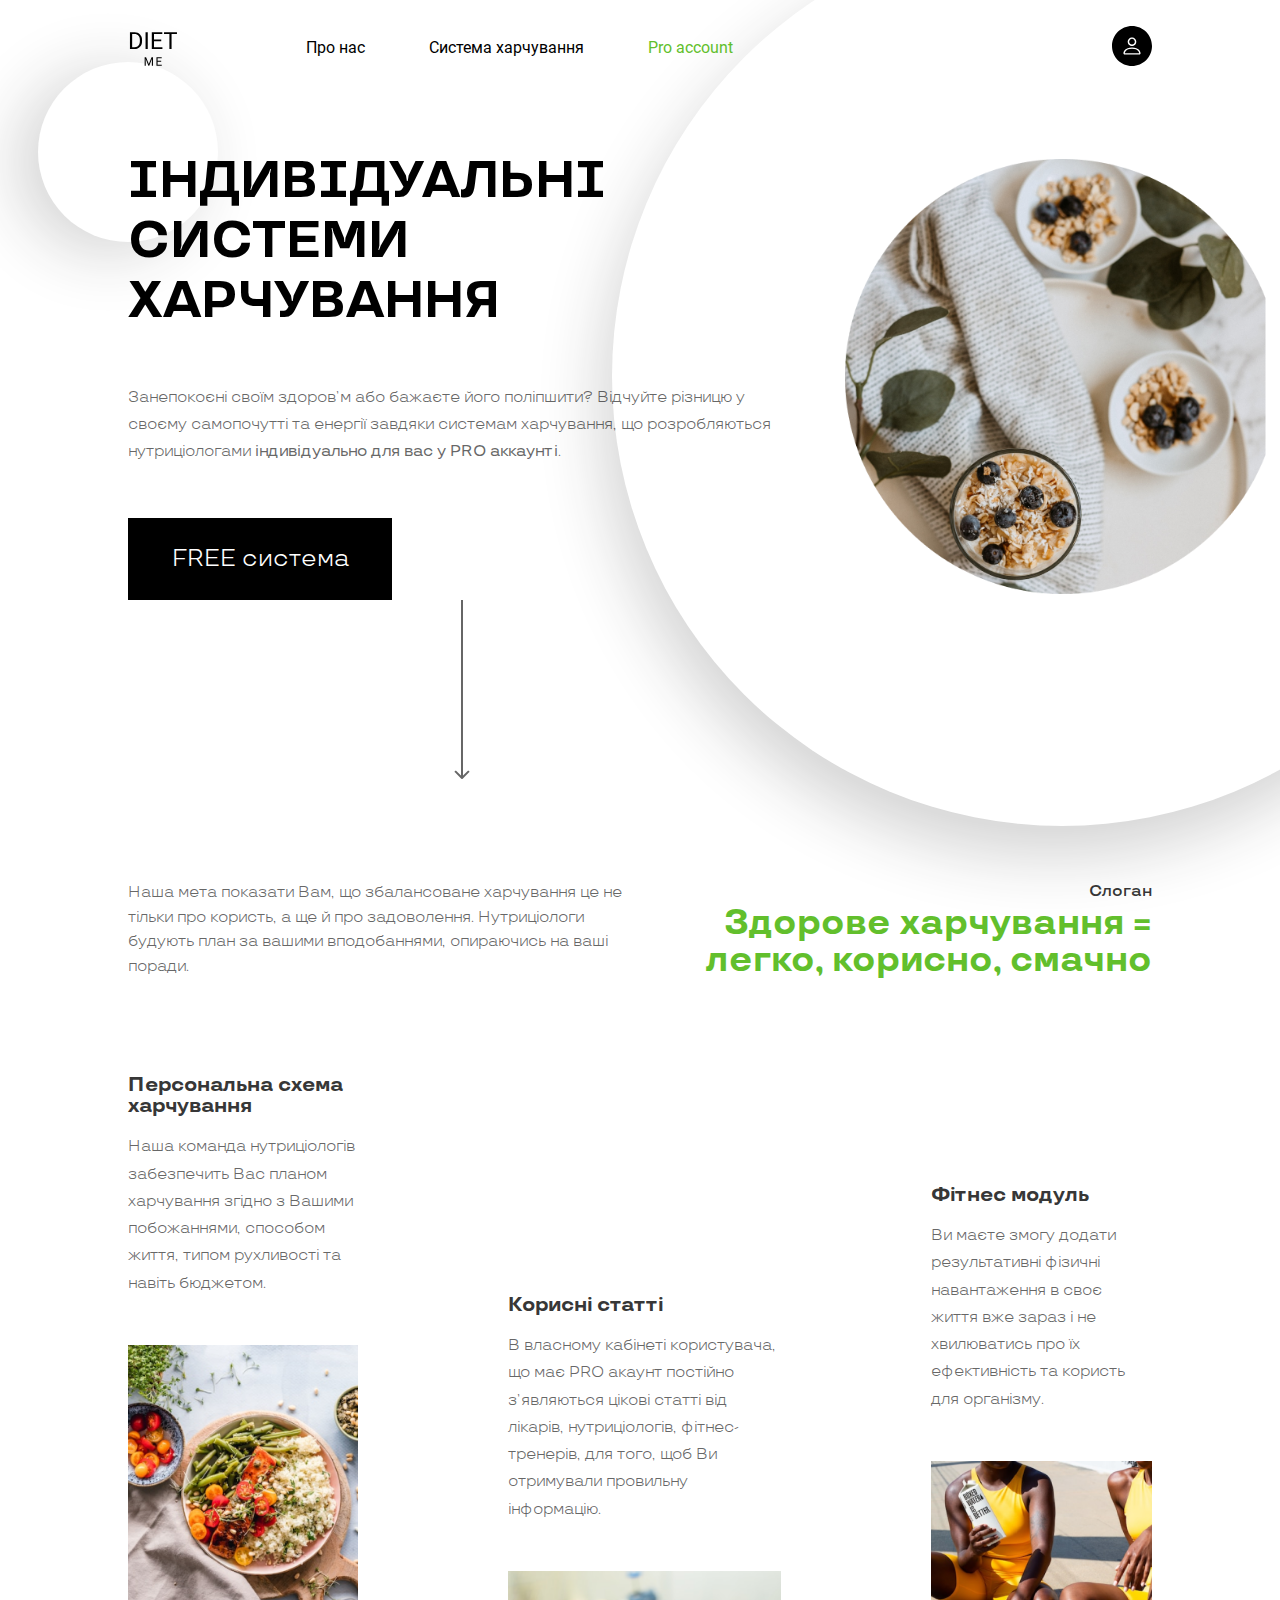
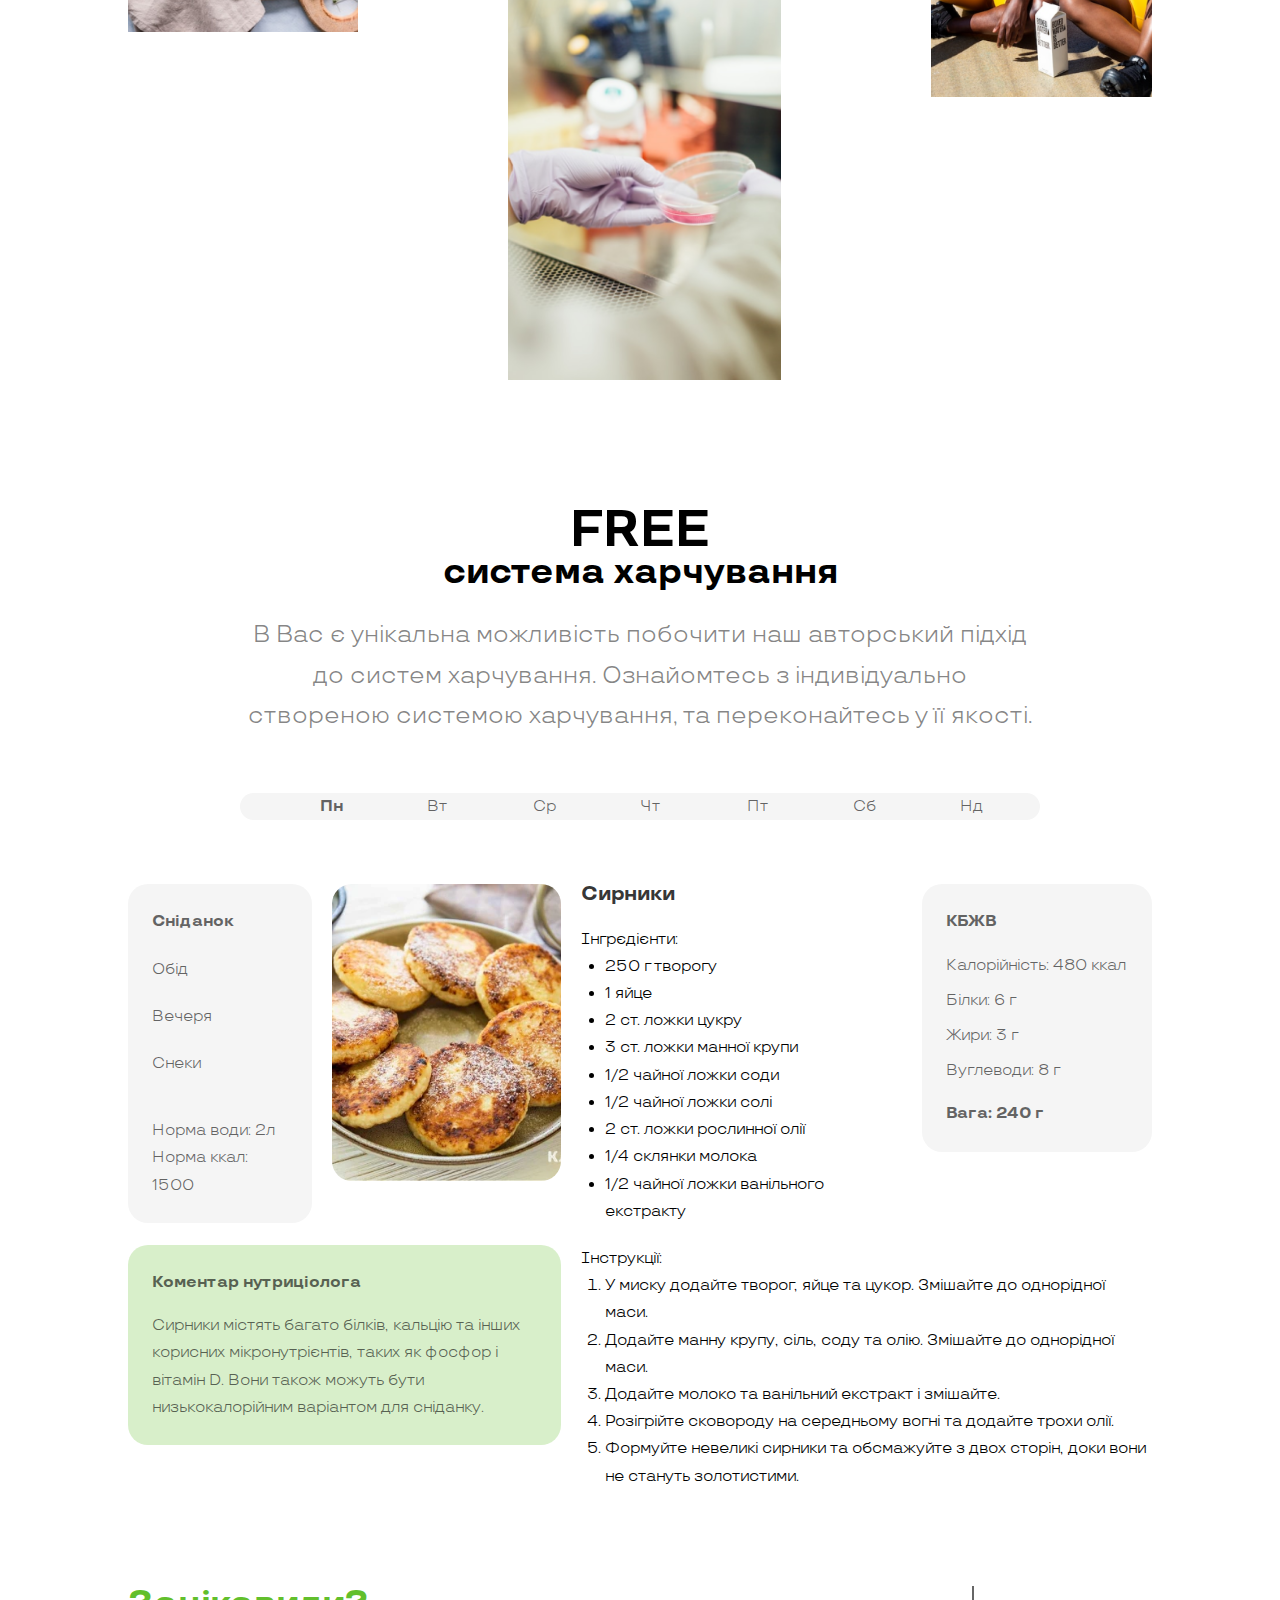
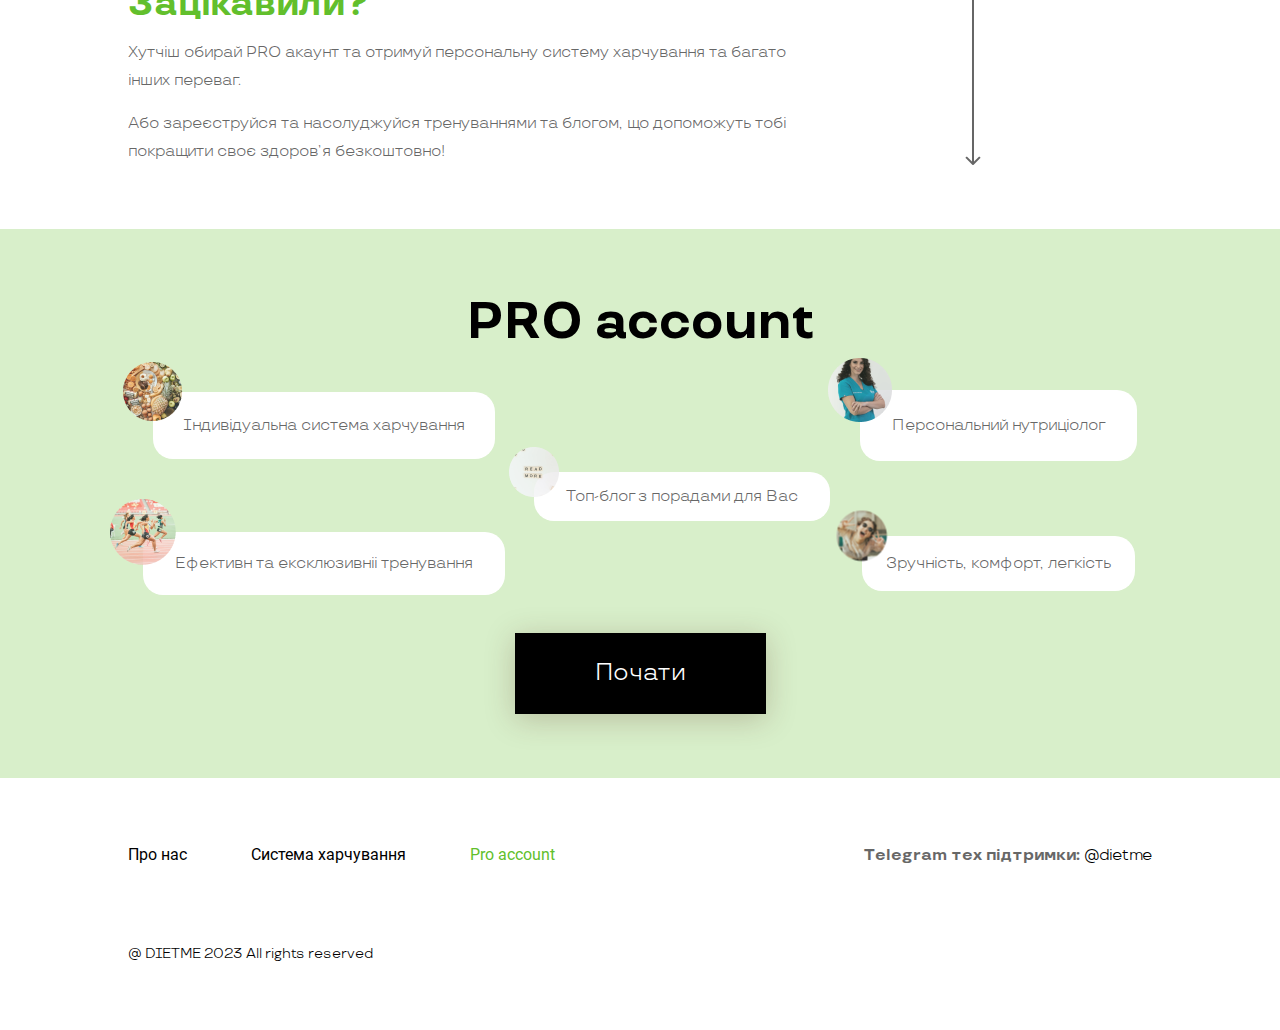
<file: index.html>
<!DOCTYPE html>
<html lang="ua-UK">

<head>
    <meta charset="UTF-8">
    <meta http-equiv="X-UA-Compatible" content="IE=edge">
    <meta name="viewport" content="width=device-width, initial-scale=1.0">
    <title>Індивідуальні системи харчування | DIET ME</title>
    <meta name="description" content="Здорове харчування = легко, корисно, смачно">
    <link rel="shortcut icon" href="img/favicon.ico" type="image/x-icon">
    <link rel="stylesheet" href="css/style.min.css">
</head>

<body>
    <header>
        <div class="container">
            <nav class="header-nav">
                <a href="index.html" class="logo">
                    <img src="img/logo.svg" alt="logo">
                </a>
                <ul class="header-menu">
                    <li><a href="#about" class="header-link">Про нас</a></li>
                    <li><a href="#food-system" class="header-link">Система харчування</a></li>
                    <li><a href="#pro" class="header-link">Pro account</a></li>
                </ul>
                <a href="signup.html" class="account-link">
                    <svg width="40" height="40" viewBox="0 0 40 40" fill="none" xmlns="http://www.w3.org/2000/svg">
                        <path
                            d="M22.0203 17.7346C22.5561 17.1988 22.8571 16.472 22.8571 15.7143C22.8571 14.9565 22.5561 14.2298 22.0203 13.694C21.4845 13.1582 20.7578 12.8571 20 12.8571C19.2422 12.8571 18.5155 13.1582 17.9797 13.694C17.4439 14.2298 17.1429 14.9565 17.1429 15.7143C17.1429 16.472 17.4439 17.1988 17.9797 17.7346C18.5155 18.2704 19.2422 18.5714 20 18.5714C20.7578 18.5714 21.4845 18.2704 22.0203 17.7346Z"
                            fill="black" />
                        <path
                            d="M25.9543 24.76C26.9229 25.7286 27.1414 26.7857 27.1429 27.1371H12.8571C12.86 26.7857 13.0771 25.7286 14.0457 24.76C14.9771 23.8286 16.7286 22.8571 20 22.8571C23.27 22.8571 25.0229 23.8286 25.9543 24.76Z"
                            fill="black" />
                        <path fill-rule="evenodd" clip-rule="evenodd"
                            d="M20 40C31.0457 40 40 31.0457 40 20C40 8.95431 31.0457 0 20 0C8.95431 0 0 8.95431 0 20C0 31.0457 8.95431 40 20 40ZM23.0305 18.7447C22.2267 19.5485 21.1366 20 20 20C18.8634 20 17.7733 19.5485 16.9695 18.7447C16.1658 17.941 15.7143 16.8509 15.7143 15.7143C15.7143 14.5776 16.1658 13.4876 16.9695 12.6838C17.7733 11.8801 18.8634 11.4286 20 11.4286C21.1366 11.4286 22.2267 11.8801 23.0305 12.6838C23.8342 13.4876 24.2857 14.5776 24.2857 15.7143C24.2857 16.8509 23.8342 17.941 23.0305 18.7447ZM27.1429 28.5714C27.1429 28.5714 28.5714 28.5714 28.5714 27.1429C28.5714 25.7143 27.1429 21.4286 20 21.4286C12.8571 21.4286 11.4286 25.7143 11.4286 27.1429C11.4286 28.5714 12.8571 28.5714 12.8571 28.5714H27.1429Z"
                            fill="black" />
                    </svg>
                </a>
            </nav>
        </div>
    </header>

    <section class="hero">
        <div class="container">
            <div class="hero-columns">
                <div class="hero-information">
                    <h1 class="hero-title decorated">
                        ІНДИВІДУАЛЬНІ <br />
                        СИСТЕМИ ХАРЧУВАННЯ</h1>
                    <p class="hero-description">Занепокоєні своїм здоров’м або бажаєте його поліпшити? Відчуйте різницю
                        у своєму самопочутті та енергії завдяки системам харчування, що розробляються нутриціологами
                        <span>індивідуально для вас у PRO аккаунті</span>.</p>
                    <a href="#food-system" class="hero-button">FREE система</a>
                    <img class="hero-arrow" src="img/arrow-down.svg" alt="arrow down">
                </div>
                <div class="hero-image-wrap">
                    <img src="img/hero-image.png" alt="hero image" class="hero-image">
                </div>
            </div>
        </div>
    </section>

    <section class="about" id="about">
        <div class="container">
            <div class="about-info">
                <p class="about-goal">Наша мета показати Вам, що збалансоване харчування це не тільки про користь, а ще
                    й про задоволення. Нутриціологи будують план за вашими вподобаннями, опираючись на ваші поради.</p>
                <div class="about-slogan">
                    <p class="about-slogan-title">Слоган</p>
                    <p class="about-slogan-text">Здорове харчування = легко, корисно, смачно</p>
                </div>
            </div>
            <div class="about-cards">
                <div class="about-card">
                    <p class="about-card-title">Персональна схема харчування</p>
                    <p class="about-card-text">Наша команда нутриціологів забезпечить Вас планом харчування згідно з
                        Вашими побожаннями, способом життя, типом рухливості та навіть бюджетом.</p>
                    <img src="img/about/1.png" alt="about 1" class="about-card-image">
                </div>
                <div class="about-card">
                    <p class="about-card-title">Корисні статті</p>
                    <p class="about-card-text">В власному кабінеті користувача, що має PRO акаунт постійно з’являються
                        цікові статті від лікарів, нутриціологів, фітнес-тренерів, для того, щоб Ви отримували провильну
                        інформацію.</p>
                    <img src="img/about/2.png" alt="about 2" class="about-card-image">
                </div>
                <div class="about-card">
                    <p class="about-card-title">Фітнес модуль</p>
                    <p class="about-card-text">Ви маєте змогу додати результативні фізичні навантаження в своє життя вже
                        зараз і не хвилюватись про їх ефективність та користь для організму.</p>
                    <img src="img/about/3.png" alt="about 3" class="about-card-image">
                </div>
            </div>
        </div>
    </section>

    <section class="food-system" id="food-system">
        <div class="container">
            <div class="food-system-header">
                <h3 class="food-system-title">
                    <span>FREE</span> <br />
                    система харчування
                </h3>
                <p class="food-system-description">В Вас є унікальна можливість побочити наш авторський підхід до систем
                    харчування. Ознайомтесь з індивідуально створеною системою харчування, та переконайтесь у її якості.
                </p>
            </div>
            <div class="food-system-tabs">
                <ul class="tabs-days-keys">
                    <li class="tabs-days-key current" data-day="monday">Пн</li>
                    <li class="tabs-days-key" data-day="tuesday">Вт</li>
                    <li class="tabs-days-key" data-day="wednesday">Ср</li>
                    <li class="tabs-days-key" data-day="thursday">Чт</li>
                    <li class="tabs-days-key" data-day="friday">Пт</li>
                    <li class="tabs-days-key" data-day="saturday">Сб</li>
                    <li class="tabs-days-key" data-day="sunday">Нд</li>
                </ul>
                <div class="tabs-content">
                    <div class="tabs-eatings">
                        <ul class="tabs-eatings-keys">
                            <li class="tabs-eatings-key current" data-meal="breakfast">Сніданок</li>
                            <li class="tabs-eatings-key" data-meal="dinner">Обід</li>
                            <li class="tabs-eatings-key" data-meal="supper">Вечеря</li>
                            <li class="tabs-eatings-key" data-meal="snacks">Снеки</li>
                        </ul>
                        <div class="tabs-eatings-info">
                            <p>Норма води: 2л</p>
                            <p>Норма ккал: 1500</p>
                        </div>
                    </div>
                    <div class="tabs-dish-image-wrap">
                        <img src="" alt="" class="tabs-dish-image">
                    </div>
                    <div class="tabs-dish-information">
                        <p class="tabs-dish-name"></p>
                        <div class="tabs-dish-ingredients-wrap">
                            <p class="tabs-dish-ingredients-title">Інгрєдієнти:</p>
                            <ul class="tabs-dish-ingredients"></ul>
                        </div>
                    </div>
                    <div class="tabs-dish-cpfc-wrap">
                        <p class="tabs-dish-cpfc-title">КБЖВ</p>
                        <ul class="tabs-dish-cpfc"></ul>
                        <p class="tabs-dish-cpfc-weight"></p>
                    </div>
                    <div class="tabs-dish-comment">
                        <p class="tabs-dish-comment-title">Коментар нутриціолога</p>
                        <p class="tabs-dish-comment-text"></p>
                    </div>
                    <div class="tabs-dish-instructions-wrap">
                        <p class="tabs-dish-instrucions-title">Інструкції:</p>
                        <ol class="tabs-dish-instrucions"></ol>
                    </div>
                </div>
            </div>
        </div>
    </section>

    <section class="interested">
        <div class="container">
            <div class="interested-information">
                <h3 class="interested-title">Зацікавили?</h3>
                <p class="interested-text">Хутчіш обирай PRO акаунт та отримуй персональну систему харчування та багато
                    інших переваг.</p>
                <p class="interested-text">Або зареєструйся та насолуджуйся тренуваннями та блогом, що допоможуть тобі
                    покращити своє здоров’я безкоштовно!</p>
            </div>
            <div class="interested-arrow-wrap">
                <img class="interested-arrow" src="img/arrow-down.svg" alt="interested down">
            </div>
        </div>
    </section>

    <section class="pro" id="pro">
        <div class="container">
            <h3 class="pro-title">PRO account</h3>
            <div class="pro-reviews">
                <div class="pro-review">
                    <img src="img/reviews/1.png" alt="review 1" class="pro-review-photo">
                    <p class="pro-review-text">Індивідуальна система харчування</p>
                </div>
                <div class="pro-review">
                    <img src="img/reviews/2.png" alt="review 2" class="pro-review-photo">
                    <p class="pro-review-text">Персональний нутриціолог</p>
                </div>
                <div class="pro-review">
                    <img src="img/reviews/3.png" alt="review 3" class="pro-review-photo">
                    <p class="pro-review-text">Топ-блог з порадами для Вас</p>
                </div>
                <div class="pro-review">
                    <img src="img/reviews/4.png" alt="review 4" class="pro-review-photo">
                    <p class="pro-review-text">Ефективн та ексклюзивніі тренування</p>
                </div>
                <div class="pro-review">
                    <img src="img/reviews/5.png" alt="review 5" class="pro-review-photo">
                    <p class="pro-review-text">Зручність, комфорт, легкість</p>
                </div>
            </div>
            <div class="pro-button-wrapper">
                <a href="signup.html" class="pro-button">Почати</a>
            </div>
        </div>
    </section>

    <footer>
        <div class="container">
            <div class="footer-information">
                <nav class="footer-nav">
                    <ul class="footer-menu">
                        <li><a href="#about" class="footer-link">Про нас</a></li>
                        <li><a href="#food-system" class="footer-link">Система харчування</a></li>
                        <li><a href="#pro" class="footer-link">Pro account</a></li>
                    </ul>
                </nav>
                <div class="footer-telegram">Telegram тех підтримки: <a href="t.me/@dietme">@dietme</a></div>
            </div>
            <p class="footer-copyright">@ DIETME 2023 All rights reserved</p>
        </div>
    </footer>

    <script src="js/script.js"></script>
</body>

</html>
</file>
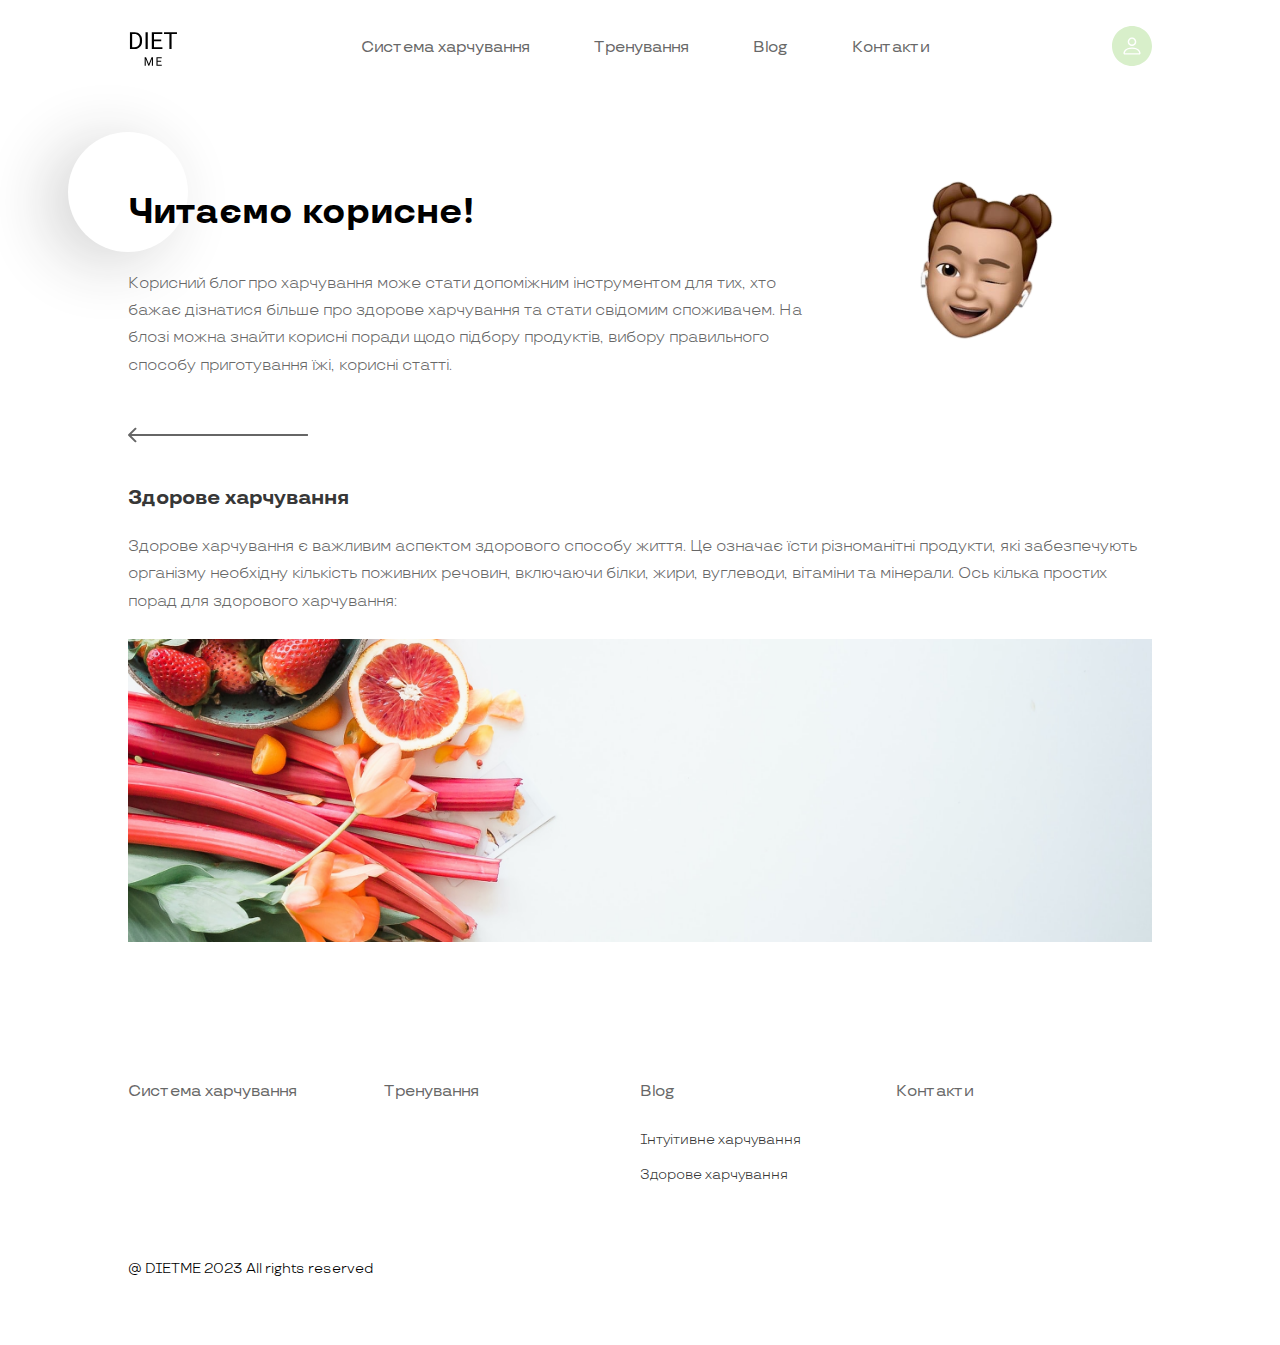
<file: blog-healthy-eating.html>
<!DOCTYPE html>
<html lang="ua-UK">

<head>
    <meta charset="UTF-8">
    <meta http-equiv="X-UA-Compatible" content="IE=edge">
    <meta name="viewport" content="width=device-width, initial-scale=1.0">
    <title>Здорове харчування | DIET ME</title>
    <meta name="description" content="Здорове харчування = легко, корисно, смачно">
    <link rel="shortcut icon" href="img/favicon.ico" type="image/x-icon">
    <link rel="stylesheet" href="css/style.min.css">
</head>

<body>
    <header>
        <div class="container">
            <nav class="header-signed-in-nav">
                <a href="index.html" class="logo">
                    <img src="img/logo.svg" alt="logo">
                </a>
                <ul class="header-signed-in-menu">
                    <li><a href="pro-food-system.html" class="header-signed-in-link">Система харчування</a></li>
                    <li><a href="pro-training.html" class="header-signed-in-link">Тренування</a></li>
                    <li><a href="blog.html" class="header-signed-in-link">Blog</a></li>
                    <li><a href="contacts.html" class="header-signed-in-link">Контакти</a></li>
                </ul>
                <div class="nav-buttons">
                    <a href="signout.html" class="account-link signed-in">
                        <svg width="40" height="40" viewBox="0 0 40 40" fill="none" xmlns="http://www.w3.org/2000/svg">
                            <path
                                d="M22.0203 17.7346C22.5561 17.1988 22.8571 16.472 22.8571 15.7143C22.8571 14.9565 22.5561 14.2298 22.0203 13.694C21.4845 13.1582 20.7578 12.8571 20 12.8571C19.2422 12.8571 18.5155 13.1582 17.9797 13.694C17.4439 14.2298 17.1429 14.9565 17.1429 15.7143C17.1429 16.472 17.4439 17.1988 17.9797 17.7346C18.5155 18.2704 19.2422 18.5714 20 18.5714C20.7578 18.5714 21.4845 18.2704 22.0203 17.7346Z"
                                fill="black" />
                            <path
                                d="M25.9543 24.76C26.9229 25.7286 27.1414 26.7857 27.1429 27.1371H12.8571C12.86 26.7857 13.0771 25.7286 14.0457 24.76C14.9771 23.8286 16.7286 22.8571 20 22.8571C23.27 22.8571 25.0229 23.8286 25.9543 24.76Z"
                                fill="black" />
                            <path fill-rule="evenodd" clip-rule="evenodd"
                                d="M20 40C31.0457 40 40 31.0457 40 20C40 8.95431 31.0457 0 20 0C8.95431 0 0 8.95431 0 20C0 31.0457 8.95431 40 20 40ZM23.0305 18.7447C22.2267 19.5485 21.1366 20 20 20C18.8634 20 17.7733 19.5485 16.9695 18.7447C16.1658 17.941 15.7143 16.8509 15.7143 15.7143C15.7143 14.5776 16.1658 13.4876 16.9695 12.6838C17.7733 11.8801 18.8634 11.4286 20 11.4286C21.1366 11.4286 22.2267 11.8801 23.0305 12.6838C23.8342 13.4876 24.2857 14.5776 24.2857 15.7143C24.2857 16.8509 23.8342 17.941 23.0305 18.7447ZM27.1429 28.5714C27.1429 28.5714 28.5714 28.5714 28.5714 27.1429C28.5714 25.7143 27.1429 21.4286 20 21.4286C12.8571 21.4286 11.4286 25.7143 11.4286 27.1429C11.4286 28.5714 12.8571 28.5714 12.8571 28.5714H27.1429Z"
                                fill="black" />
                        </svg>
                    </a>
                    <a href="#" class="menu-button">
                        <img src="img/menu-button.svg" alt="menu button">
                    </a>
                    <ul class="mobile-menu">
                        <li><a href="pro-food-system.html" class="mobile-link">Система харчування</a></li>
                        <li><a href="pro-training.html" class="mobile-link">Тренування</a></li>
                        <li><a href="blog.html" class="mobile-link">Blog</a></li>
                        <li><a href="contacts.html" class="mobile-link">Контакти</a></li>
                    </ul>
                </div>
            </nav>
        </div>
    </header>

    <section class="blog">
        <div class="container">
            <div class="section-header">
                <div class="section-info">
                    <h3 class="section-title decorated">Читаємо корисне!</h3>
                    <p class="section-subtitle">Корисний блог про харчування може стати допоміжним інструментом для тих, хто бажає дізнатися більше про здорове харчування та стати свідомим споживачем. На блозі можна знайти корисні поради щодо підбору продуктів, вибору правильного способу приготування їжі, корисні статті.</p>
                </div>
                <div class="section-sticker-wrapper">
                    <img src="img/stickers/blog.png" alt="training sticker" class="section-sticker">
                </div>
            </div>
            <div class="blog-post">
                <a href="blog.html" class="blog-post-back-link">
                    <img src="img/arrow-left.svg" alt="arrow left">
                </a>
                <h3 class="blog-post-title">Здорове харчування</h3>
                <p class="blog-post-text">Здорове харчування є важливим аспектом здорового способу життя. Це означає їсти різноманітні продукти, які забезпечують організму необхідну кількість поживних речовин, включаючи білки, жири, вуглеводи, вітаміни та мінерали.
                    Ось кілька простих порад для здорового харчування:</p>
                <img src="img/blog/healthy-eating.png" alt="Здорове харчування" class="blog-post-image">
            </div>
        </div>
    </section>

    <footer class="signed-in">
        <div class="container">
            <nav class="footer-signed-in-nav">
                <ul class="footer-signed-in-menu">
                    <li><a href="pro-food-system.html" class="footer-link">Система харчування</a></li>
                    <li><a href="pro-training.html" class="footer-link">Тренування</a></li>
                    <li>
                        <a href="blog.html" class="footer-link">Blog</a>
                        <ul>
                            <li><a href="blog-intuitive-eating.html">Інтуітивне харчування</a></li>
                            <li><a href="blog-healthy-eating.html">Здорове харчування</a></li>
                        </ul>
                    </li>
                    <li><a href="contacts.html" class="footer-link">Контакти</a></li>
                </ul>
            </nav>
            <p class="footer-copyright">@ DIETME 2023 All rights reserved</p>
        </div>
    </footer>

    <script src="js/script.js"></script>
</body>

</html>
</file>
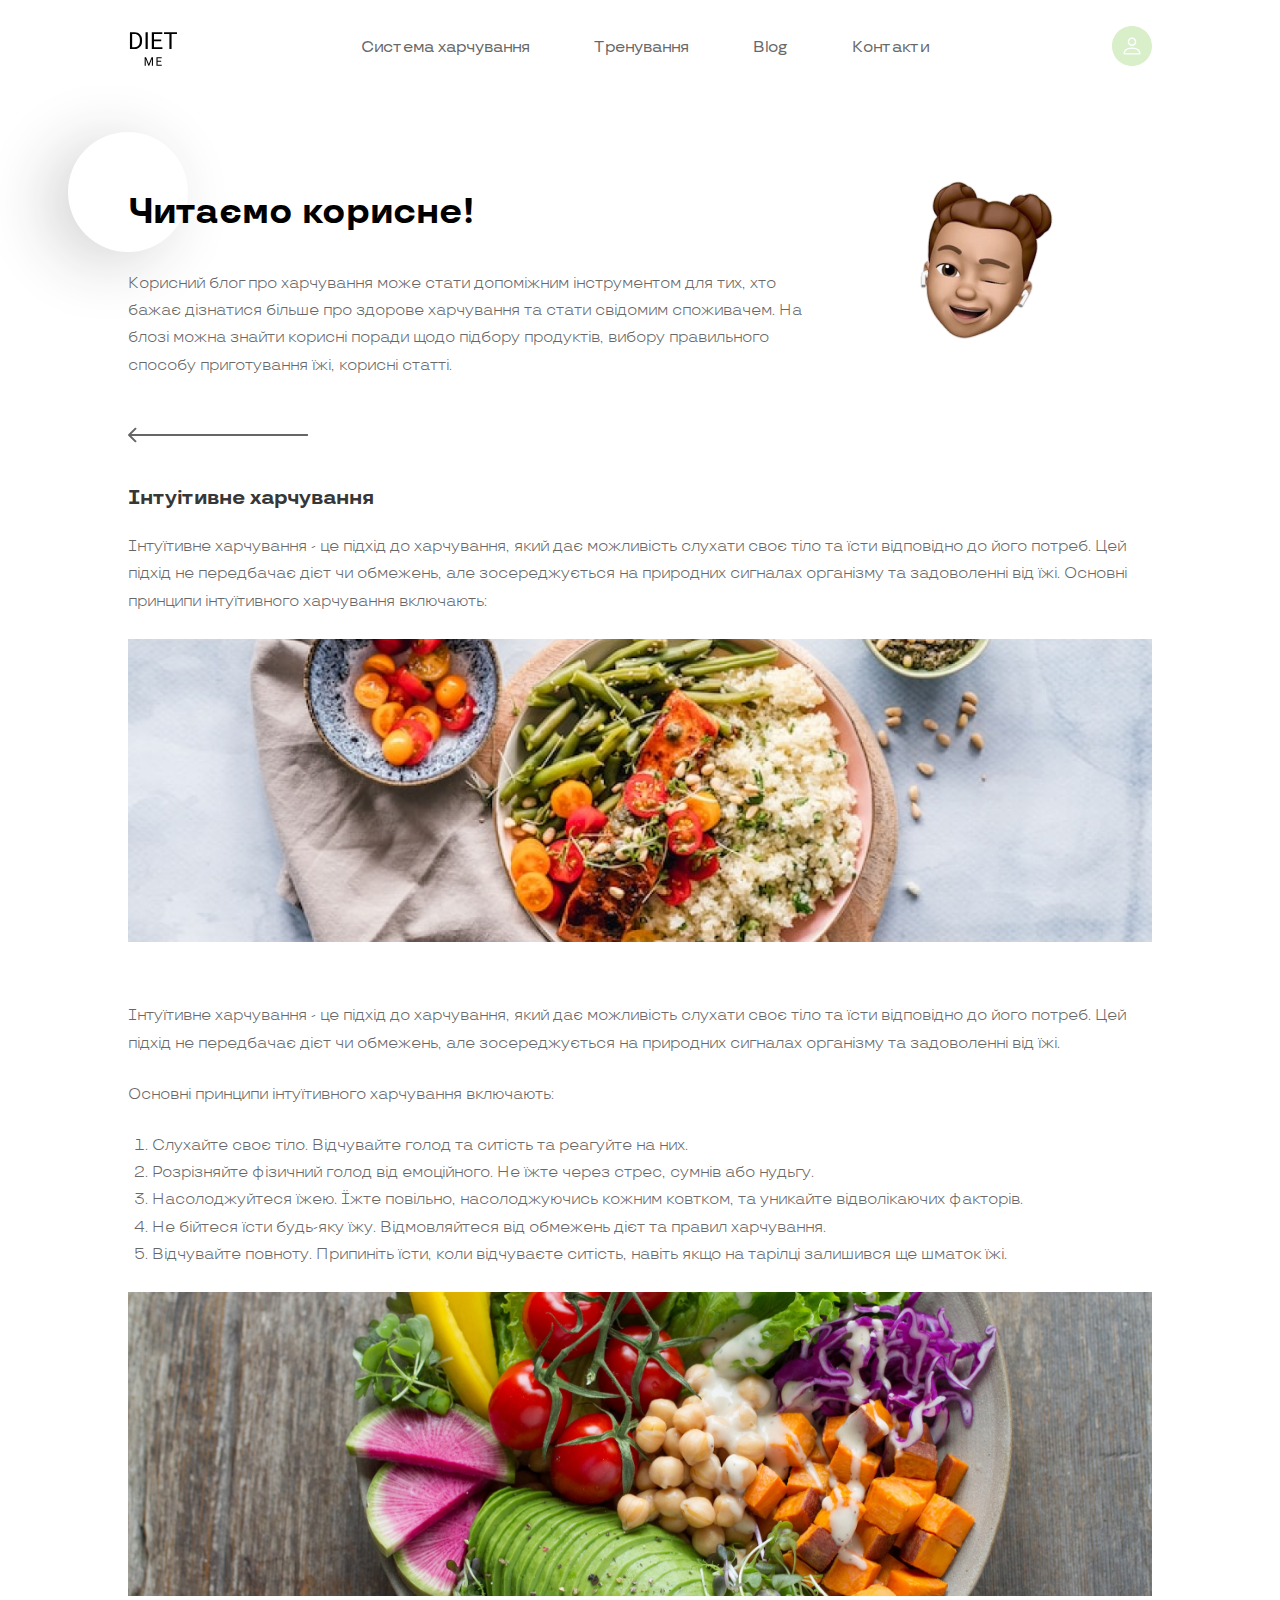
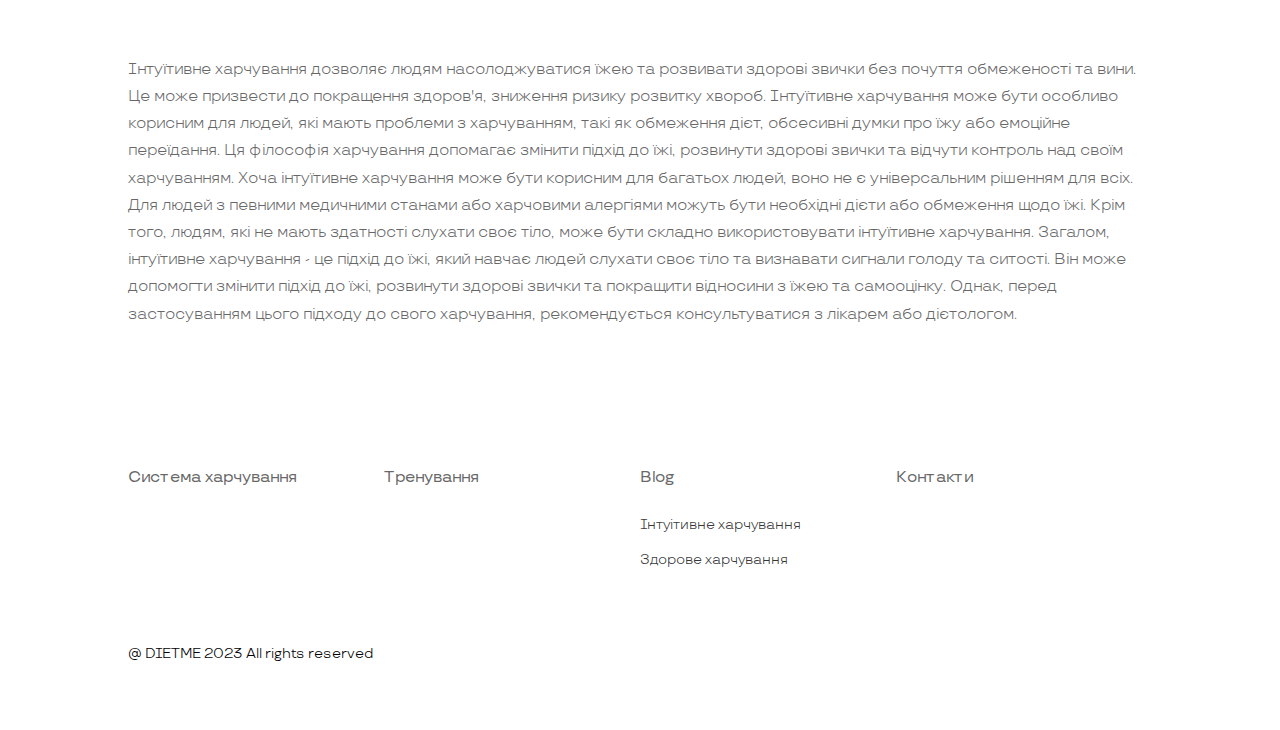
<file: blog-intuitive-eating.html>
<!DOCTYPE html>
<html lang="ua-UK">

<head>
    <meta charset="UTF-8">
    <meta http-equiv="X-UA-Compatible" content="IE=edge">
    <meta name="viewport" content="width=device-width, initial-scale=1.0">
    <title>Інтуітивне харчування | DIET ME</title>
    <meta name="description" content="Здорове харчування = легко, корисно, смачно">
    <link rel="shortcut icon" href="img/favicon.ico" type="image/x-icon">
    <link rel="stylesheet" href="css/style.min.css">
</head>

<body>
    <header>
        <div class="container">
            <nav class="header-signed-in-nav">
                <a href="index.html" class="logo">
                    <img src="img/logo.svg" alt="logo">
                </a>
                <ul class="header-signed-in-menu">
                    <li><a href="pro-food-system.html" class="header-signed-in-link">Система харчування</a></li>
                    <li><a href="pro-training.html" class="header-signed-in-link">Тренування</a></li>
                    <li><a href="blog.html" class="header-signed-in-link">Blog</a></li>
                    <li><a href="contacts.html" class="header-signed-in-link">Контакти</a></li>
                </ul>
                <div class="nav-buttons">
                    <a href="signout.html" class="account-link signed-in">
                        <svg width="40" height="40" viewBox="0 0 40 40" fill="none" xmlns="http://www.w3.org/2000/svg">
                            <path
                                d="M22.0203 17.7346C22.5561 17.1988 22.8571 16.472 22.8571 15.7143C22.8571 14.9565 22.5561 14.2298 22.0203 13.694C21.4845 13.1582 20.7578 12.8571 20 12.8571C19.2422 12.8571 18.5155 13.1582 17.9797 13.694C17.4439 14.2298 17.1429 14.9565 17.1429 15.7143C17.1429 16.472 17.4439 17.1988 17.9797 17.7346C18.5155 18.2704 19.2422 18.5714 20 18.5714C20.7578 18.5714 21.4845 18.2704 22.0203 17.7346Z"
                                fill="black" />
                            <path
                                d="M25.9543 24.76C26.9229 25.7286 27.1414 26.7857 27.1429 27.1371H12.8571C12.86 26.7857 13.0771 25.7286 14.0457 24.76C14.9771 23.8286 16.7286 22.8571 20 22.8571C23.27 22.8571 25.0229 23.8286 25.9543 24.76Z"
                                fill="black" />
                            <path fill-rule="evenodd" clip-rule="evenodd"
                                d="M20 40C31.0457 40 40 31.0457 40 20C40 8.95431 31.0457 0 20 0C8.95431 0 0 8.95431 0 20C0 31.0457 8.95431 40 20 40ZM23.0305 18.7447C22.2267 19.5485 21.1366 20 20 20C18.8634 20 17.7733 19.5485 16.9695 18.7447C16.1658 17.941 15.7143 16.8509 15.7143 15.7143C15.7143 14.5776 16.1658 13.4876 16.9695 12.6838C17.7733 11.8801 18.8634 11.4286 20 11.4286C21.1366 11.4286 22.2267 11.8801 23.0305 12.6838C23.8342 13.4876 24.2857 14.5776 24.2857 15.7143C24.2857 16.8509 23.8342 17.941 23.0305 18.7447ZM27.1429 28.5714C27.1429 28.5714 28.5714 28.5714 28.5714 27.1429C28.5714 25.7143 27.1429 21.4286 20 21.4286C12.8571 21.4286 11.4286 25.7143 11.4286 27.1429C11.4286 28.5714 12.8571 28.5714 12.8571 28.5714H27.1429Z"
                                fill="black" />
                        </svg>
                    </a>
                    <a href="#" class="menu-button">
                        <img src="img/menu-button.svg" alt="menu button">
                    </a>
                    <ul class="mobile-menu">
                        <li><a href="pro-food-system.html" class="mobile-link">Система харчування</a></li>
                        <li><a href="pro-training.html" class="mobile-link">Тренування</a></li>
                        <li><a href="blog.html" class="mobile-link">Blog</a></li>
                        <li><a href="contacts.html" class="mobile-link">Контакти</a></li>
                    </ul>
                </div>
            </nav>
        </div>
    </header>

    <section class="blog">
        <div class="container">
            <div class="section-header">
                <div class="section-info">
                    <h3 class="section-title decorated">Читаємо корисне!</h3>
                    <p class="section-subtitle">Корисний блог про харчування може стати допоміжним інструментом для тих, хто бажає дізнатися більше про здорове харчування та стати свідомим споживачем. На блозі можна знайти корисні поради щодо підбору продуктів, вибору правильного способу приготування їжі, корисні статті.</p>
                </div>
                <div class="section-sticker-wrapper">
                    <img src="img/stickers/blog.png" alt="training sticker" class="section-sticker">
                </div>
            </div>
            <div class="blog-post">
                <a href="blog.html" class="blog-post-back-link">
                    <img src="img/arrow-left.svg" alt="arrow left">
                </a>
                <h3 class="blog-post-title">Інтуітивне харчування</h3>
                <p class="blog-post-text">Інтуїтивне харчування - це підхід до харчування, який дає можливість слухати своє тіло та їсти відповідно до його потреб. Цей підхід не передбачає дієт чи обмежень, але зосереджується на природних сигналах організму та задоволенні від їжі.
                    Основні принципи інтуїтивного харчування включають:</p>
                <img src="img/blog/intuitive-eating.png" alt="Інтуітивне харчування" class="blog-post-image">
                <p class="blog-post-text">Інтуїтивне харчування - це підхід до харчування, який дає можливість слухати своє тіло та їсти відповідно до його потреб. Цей підхід не передбачає дієт чи обмежень, але зосереджується на природних сигналах організму та задоволенні від їжі.</p>
                <p class="blog-post-text before-list">Основні принципи інтуїтивного харчування включають:</p>
                <ol class="blog-post-list">
                    <li>Слухайте своє тіло. Відчувайте голод та ситість та реагуйте на них.</li>
                    <li>Розрізняйте фізичний голод від емоційного. Не їжте через стрес, сумнів або нудьгу.</li>
                    <li>Насолоджуйтеся їжею. Їжте повільно, насолоджуючись кожним ковтком, та уникайте відволікаючих факторів.</li>
                    <li>Не бійтеся їсти будь-яку їжу. Відмовляйтеся від обмежень дієт та правил харчування.</li>
                    <li>Відчувайте повноту. Припиніть їсти, коли відчуваєте ситість, навіть якщо на тарілці залишився ще шматок їжі.</li>
                </ol>
                <img src="img/blog/intuitive-eating-2.png" alt="Інтуітивне харчування" class="blog-post-image">
                <p class="blog-post-text">Інтуїтивне харчування дозволяє людям насолоджуватися їжею та розвивати здорові звички без почуття обмеженості та вини. Це може призвести до покращення здоров'я, зниження ризику розвитку хвороб.
                    Інтуїтивне харчування може бути особливо корисним для людей, які мають проблеми з харчуванням, такі як обмеження дієт, обсесивні думки про їжу або емоційне переїдання. Ця філософія харчування допомагає змінити підхід до їжі, розвинути здорові звички та відчути контроль над своїм харчуванням.
                    Хоча інтуїтивне харчування може бути корисним для багатьох людей, воно не є універсальним рішенням для всіх. Для людей з певними медичними станами або харчовими алергіями можуть бути необхідні дієти або обмеження щодо їжі. Крім того, людям, які не мають здатності слухати своє тіло, може бути складно використовувати інтуїтивне харчування.
                    Загалом, інтуїтивне харчування - це підхід до їжі, який навчає людей слухати своє тіло та визнавати сигнали голоду та ситості. Він може допомогти змінити підхід до їжі, розвинути здорові звички та покращити відносини з їжею та самооцінку. Однак, перед застосуванням цього підходу до свого харчування, рекомендується консультуватися з лікарем або дієтологом.</p>
            </div>
        </div>
    </section>

    <footer class="signed-in">
        <div class="container">
            <nav class="footer-signed-in-nav">
                <ul class="footer-signed-in-menu">
                    <li><a href="pro-food-system.html" class="footer-link">Система харчування</a></li>
                    <li><a href="pro-training.html" class="footer-link">Тренування</a></li>
                    <li>
                        <a href="blog.html" class="footer-link">Blog</a>
                        <ul>
                            <li><a href="blog-intuitive-eating.html">Інтуітивне харчування</a></li>
                            <li><a href="blog-healthy-eating.html">Здорове харчування</a></li>
                        </ul>
                    </li>
                    <li><a href="contacts.html" class="footer-link">Контакти</a></li>
                </ul>
            </nav>
            <p class="footer-copyright">@ DIETME 2023 All rights reserved</p>
        </div>
    </footer>

    <script src="js/script.js"></script>
</body>

</html>
</file>
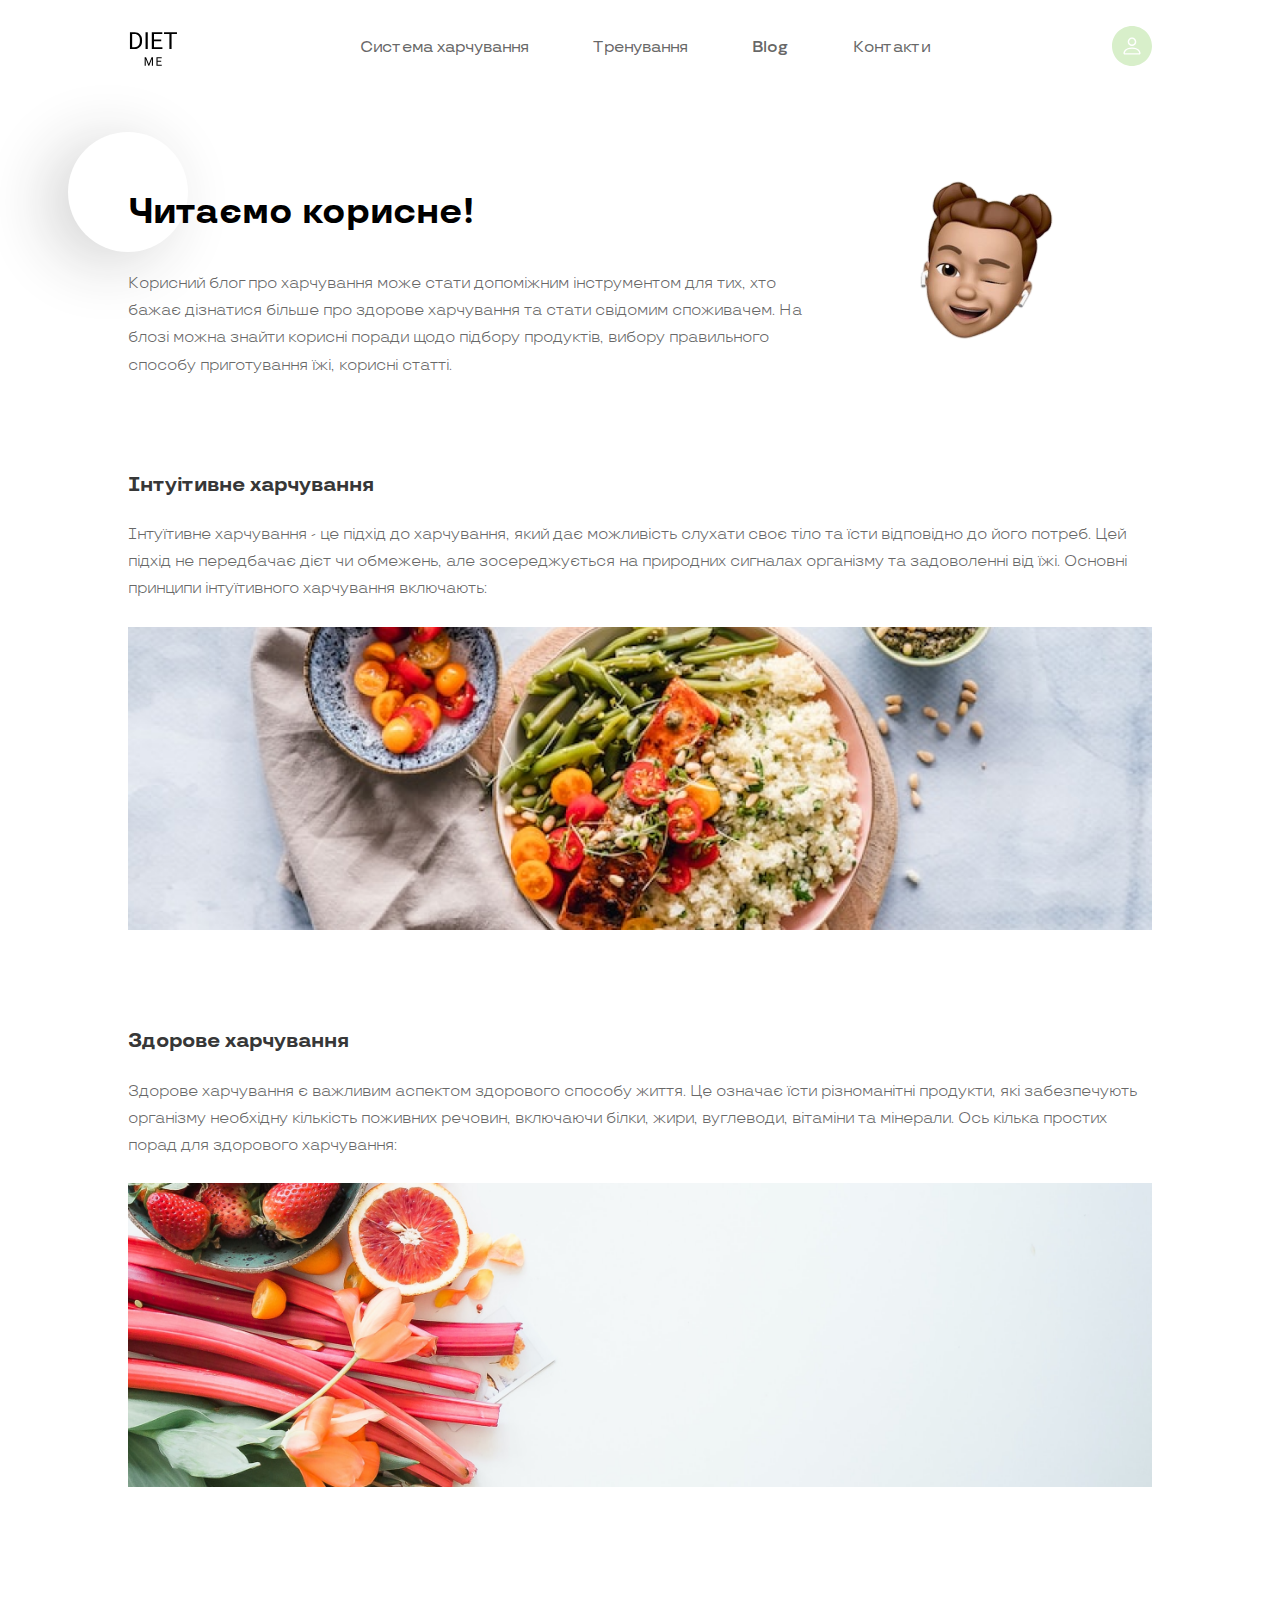
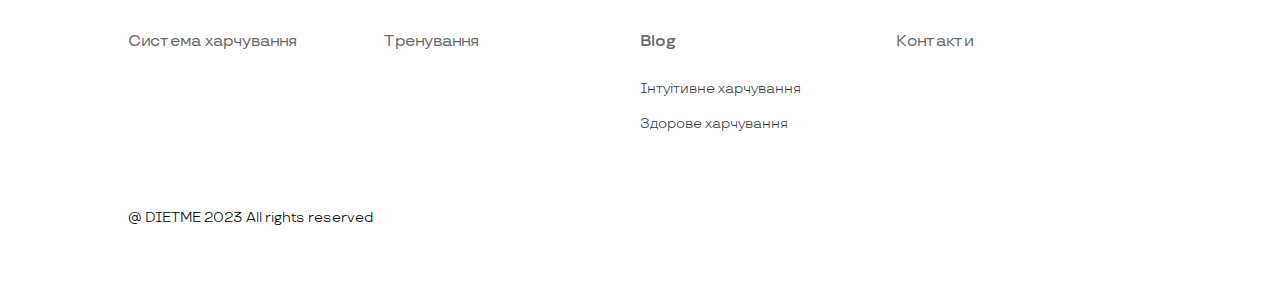
<file: blog.html>
<!DOCTYPE html>
<html lang="ua-UK">

<head>
    <meta charset="UTF-8">
    <meta http-equiv="X-UA-Compatible" content="IE=edge">
    <meta name="viewport" content="width=device-width, initial-scale=1.0">
    <title>Blog | DIET ME</title>
    <meta name="description" content="Здорове харчування = легко, корисно, смачно">
    <link rel="shortcut icon" href="img/favicon.ico" type="image/x-icon">
    <link rel="stylesheet" href="css/style.min.css">
</head>

<body>
    <header>
        <div class="container">
            <nav class="header-signed-in-nav">
                <a href="index.html" class="logo">
                    <img src="img/logo.svg" alt="logo">
                </a>
                <ul class="header-signed-in-menu">
                    <li><a href="pro-food-system.html" class="header-signed-in-link">Система харчування</a></li>
                    <li><a href="pro-training.html" class="header-signed-in-link">Тренування</a></li>
                    <li><a href="blog.html" class="header-signed-in-link">Blog</a></li>
                    <li><a href="contacts.html" class="header-signed-in-link">Контакти</a></li>
                </ul>
                <div class="nav-buttons">
                    <a href="signout.html" class="account-link signed-in">
                        <svg width="40" height="40" viewBox="0 0 40 40" fill="none" xmlns="http://www.w3.org/2000/svg">
                            <path
                                d="M22.0203 17.7346C22.5561 17.1988 22.8571 16.472 22.8571 15.7143C22.8571 14.9565 22.5561 14.2298 22.0203 13.694C21.4845 13.1582 20.7578 12.8571 20 12.8571C19.2422 12.8571 18.5155 13.1582 17.9797 13.694C17.4439 14.2298 17.1429 14.9565 17.1429 15.7143C17.1429 16.472 17.4439 17.1988 17.9797 17.7346C18.5155 18.2704 19.2422 18.5714 20 18.5714C20.7578 18.5714 21.4845 18.2704 22.0203 17.7346Z"
                                fill="black" />
                            <path
                                d="M25.9543 24.76C26.9229 25.7286 27.1414 26.7857 27.1429 27.1371H12.8571C12.86 26.7857 13.0771 25.7286 14.0457 24.76C14.9771 23.8286 16.7286 22.8571 20 22.8571C23.27 22.8571 25.0229 23.8286 25.9543 24.76Z"
                                fill="black" />
                            <path fill-rule="evenodd" clip-rule="evenodd"
                                d="M20 40C31.0457 40 40 31.0457 40 20C40 8.95431 31.0457 0 20 0C8.95431 0 0 8.95431 0 20C0 31.0457 8.95431 40 20 40ZM23.0305 18.7447C22.2267 19.5485 21.1366 20 20 20C18.8634 20 17.7733 19.5485 16.9695 18.7447C16.1658 17.941 15.7143 16.8509 15.7143 15.7143C15.7143 14.5776 16.1658 13.4876 16.9695 12.6838C17.7733 11.8801 18.8634 11.4286 20 11.4286C21.1366 11.4286 22.2267 11.8801 23.0305 12.6838C23.8342 13.4876 24.2857 14.5776 24.2857 15.7143C24.2857 16.8509 23.8342 17.941 23.0305 18.7447ZM27.1429 28.5714C27.1429 28.5714 28.5714 28.5714 28.5714 27.1429C28.5714 25.7143 27.1429 21.4286 20 21.4286C12.8571 21.4286 11.4286 25.7143 11.4286 27.1429C11.4286 28.5714 12.8571 28.5714 12.8571 28.5714H27.1429Z"
                                fill="black" />
                        </svg>
                    </a>
                    <a href="#" class="menu-button">
                        <img src="img/menu-button.svg" alt="menu button">
                    </a>
                    <ul class="mobile-menu">
                        <li><a href="pro-food-system.html" class="mobile-link">Система харчування</a></li>
                        <li><a href="pro-training.html" class="mobile-link">Тренування</a></li>
                        <li><a href="blog.html" class="mobile-link">Blog</a></li>
                        <li><a href="contacts.html" class="mobile-link">Контакти</a></li>
                    </ul>
                </div>
            </nav>
        </div>
    </header>

    <section class="blog">
        <div class="container">
            <div class="section-header">
                <div class="section-info">
                    <h3 class="section-title decorated">Читаємо корисне!</h3>
                    <p class="section-subtitle">Корисний блог про харчування може стати допоміжним інструментом для тих, хто бажає дізнатися більше про здорове харчування та стати свідомим споживачем. На блозі можна знайти корисні поради щодо підбору продуктів, вибору правильного способу приготування їжі, корисні статті.</p>
                </div>
                <div class="section-sticker-wrapper">
                    <img src="img/stickers/blog.png" alt="training sticker" class="section-sticker">
                </div>
            </div>
            <div class="blog-posts">
                <div class="blog-post">
                    <a href="blog-intuitive-eating.html" class="blog-post-title link">Інтуітивне харчування</a>
                    <p class="blog-post-text">Інтуїтивне харчування - це підхід до харчування, який дає можливість слухати своє тіло та їсти відповідно до його потреб. Цей підхід не передбачає дієт чи обмежень, але зосереджується на природних сигналах організму та задоволенні від їжі.
                        Основні принципи інтуїтивного харчування включають:</p>
                    <a href="blog-intuitive-eating.html" class="blog-post-image-link">
                        <img src="img/blog/intuitive-eating.png" alt="Інтуітивне харчування" class="blog-post-image">
                    </a>
                </div>
                <div class="blog-post">
                    <a href="blog-healthy-eating.html" class="blog-post-title link">Здорове харчування</a>
                    <p class="blog-post-text">Здорове харчування є важливим аспектом здорового способу життя. Це означає їсти різноманітні продукти, які забезпечують організму необхідну кількість поживних речовин, включаючи білки, жири, вуглеводи, вітаміни та мінерали.
                        Ось кілька простих порад для здорового харчування:</p>
                    <a href="blog-healthy-eating.html" class="blog-post-image-link">
                        <img src="img/blog/healthy-eating.png" alt="Здорове харчування" class="blog-post-image">
                    </a>
                </div>
            </div>
        </div>
    </section>

    <footer class="signed-in">
        <div class="container">
            <nav class="footer-signed-in-nav">
                <ul class="footer-signed-in-menu">
                    <li><a href="pro-food-system.html" class="footer-link">Система харчування</a></li>
                    <li><a href="pro-training.html" class="footer-link">Тренування</a></li>
                    <li>
                        <a href="blog.html" class="footer-link">Blog</a>
                        <ul>
                            <li><a href="blog-intuitive-eating.html">Інтуітивне харчування</a></li>
                            <li><a href="blog-healthy-eating.html">Здорове харчування</a></li>
                        </ul>
                    </li>
                    <li><a href="contacts.html" class="footer-link">Контакти</a></li>
                </ul>
            </nav>
            <p class="footer-copyright">@ DIETME 2023 All rights reserved</p>
        </div>
    </footer>

    <script src="js/script.js"></script>
</body>

</html>
</file>
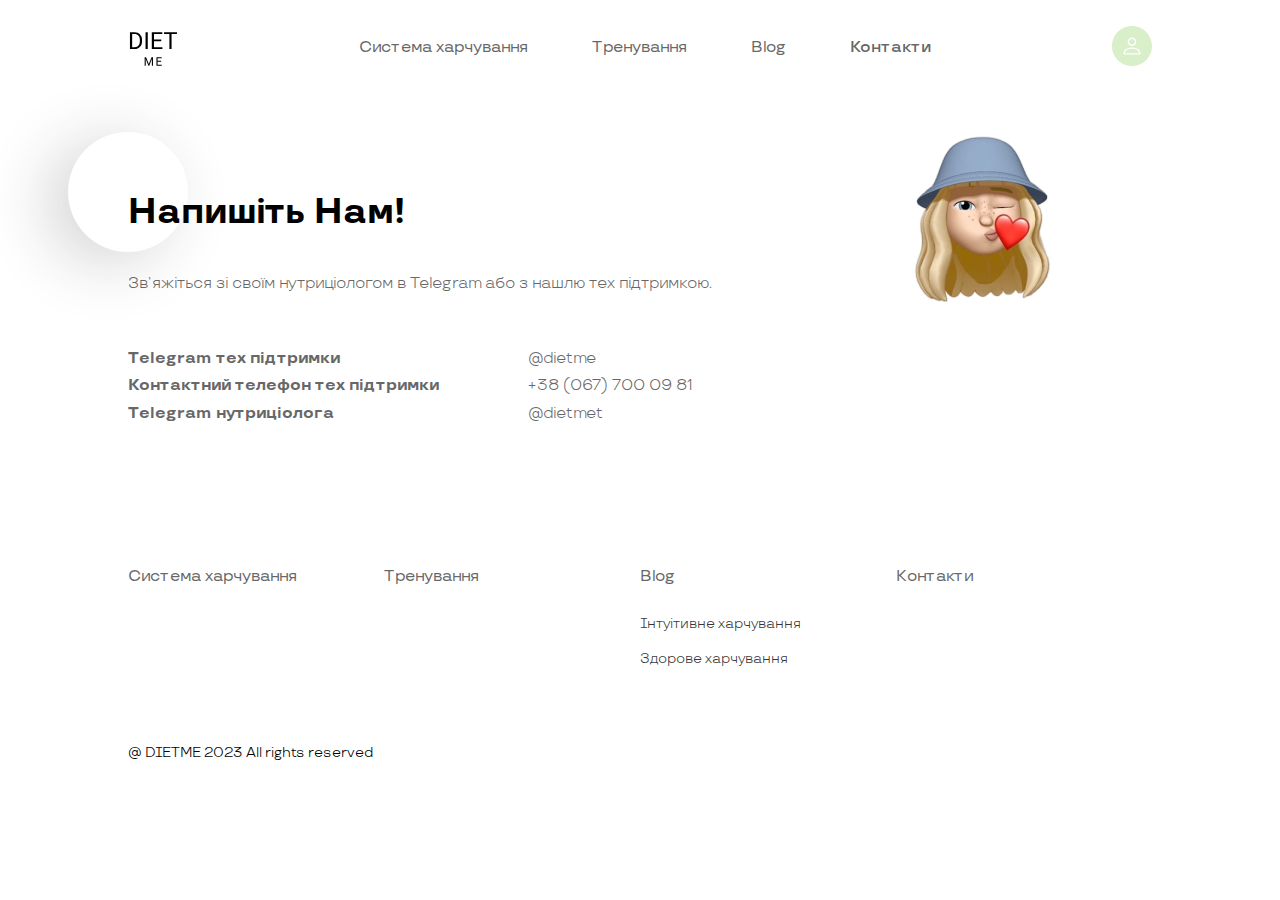
<file: contacts.html>
<!DOCTYPE html>
<html lang="ua-UK">

<head>
    <meta charset="UTF-8">
    <meta http-equiv="X-UA-Compatible" content="IE=edge">
    <meta name="viewport" content="width=device-width, initial-scale=1.0">
    <title>Контакти | DIET ME</title>
    <meta name="description" content="Здорове харчування = легко, корисно, смачно">
    <link rel="shortcut icon" href="img/favicon.ico" type="image/x-icon">
    <link rel="stylesheet" href="css/style.min.css">
</head>

<body>
    <header>
        <div class="container">
            <nav class="header-signed-in-nav">
                <a href="index.html" class="logo">
                    <img src="img/logo.svg" alt="logo">
                </a>
                <ul class="header-signed-in-menu">
                    <li><a href="pro-food-system.html" class="header-signed-in-link">Система харчування</a></li>
                    <li><a href="pro-training.html" class="header-signed-in-link">Тренування</a></li>
                    <li><a href="blog.html" class="header-signed-in-link">Blog</a></li>
                    <li><a href="contacts.html" class="header-signed-in-link">Контакти</a></li>
                </ul>
                <div class="nav-buttons">
                    <a href="signout.html" class="account-link signed-in">
                        <svg width="40" height="40" viewBox="0 0 40 40" fill="none" xmlns="http://www.w3.org/2000/svg">
                            <path
                                d="M22.0203 17.7346C22.5561 17.1988 22.8571 16.472 22.8571 15.7143C22.8571 14.9565 22.5561 14.2298 22.0203 13.694C21.4845 13.1582 20.7578 12.8571 20 12.8571C19.2422 12.8571 18.5155 13.1582 17.9797 13.694C17.4439 14.2298 17.1429 14.9565 17.1429 15.7143C17.1429 16.472 17.4439 17.1988 17.9797 17.7346C18.5155 18.2704 19.2422 18.5714 20 18.5714C20.7578 18.5714 21.4845 18.2704 22.0203 17.7346Z"
                                fill="black" />
                            <path
                                d="M25.9543 24.76C26.9229 25.7286 27.1414 26.7857 27.1429 27.1371H12.8571C12.86 26.7857 13.0771 25.7286 14.0457 24.76C14.9771 23.8286 16.7286 22.8571 20 22.8571C23.27 22.8571 25.0229 23.8286 25.9543 24.76Z"
                                fill="black" />
                            <path fill-rule="evenodd" clip-rule="evenodd"
                                d="M20 40C31.0457 40 40 31.0457 40 20C40 8.95431 31.0457 0 20 0C8.95431 0 0 8.95431 0 20C0 31.0457 8.95431 40 20 40ZM23.0305 18.7447C22.2267 19.5485 21.1366 20 20 20C18.8634 20 17.7733 19.5485 16.9695 18.7447C16.1658 17.941 15.7143 16.8509 15.7143 15.7143C15.7143 14.5776 16.1658 13.4876 16.9695 12.6838C17.7733 11.8801 18.8634 11.4286 20 11.4286C21.1366 11.4286 22.2267 11.8801 23.0305 12.6838C23.8342 13.4876 24.2857 14.5776 24.2857 15.7143C24.2857 16.8509 23.8342 17.941 23.0305 18.7447ZM27.1429 28.5714C27.1429 28.5714 28.5714 28.5714 28.5714 27.1429C28.5714 25.7143 27.1429 21.4286 20 21.4286C12.8571 21.4286 11.4286 25.7143 11.4286 27.1429C11.4286 28.5714 12.8571 28.5714 12.8571 28.5714H27.1429Z"
                                fill="black" />
                        </svg>
                    </a>
                    <a href="#" class="menu-button">
                        <img src="img/menu-button.svg" alt="menu button">
                    </a>
                    <ul class="mobile-menu">
                        <li><a href="pro-food-system.html" class="mobile-link">Система харчування</a></li>
                        <li><a href="pro-training.html" class="mobile-link">Тренування</a></li>
                        <li><a href="blog.html" class="mobile-link">Blog</a></li>
                        <li><a href="contacts.html" class="mobile-link">Контакти</a></li>
                    </ul>
                </div>
            </nav>
        </div>
    </header>

    <section class="contacts">
        <div class="container">
            <div class="section-header">
                <div class="section-info">
                    <h3 class="section-title decorated">Напишіть Нам!</h3>
                    <p class="section-subtitle">Зв’яжіться зі своїм нутриціологом в Telegram або з нашлю тех підтримкою.</p>
                </div>
                <div class="section-sticker-wrapper">
                    <img src="img/stickers/contacts.png" alt="contacts sticker" class="section-sticker">
                </div>
            </div>
            <div class="contacts-table">
                <div class="contacts-contact-title">Telegram тех підтримки</div>
                <div class="contacts-contact-value">@dietme</div>
                <div class="contacts-contact-title">Контактний телефон тех підтримки</div>
                <div class="contacts-contact-value">+38 (067) 700 09 81</div>
                <div class="contacts-contact-title">Telegram нутриціолога</div>
                <div class="contacts-contact-value">@dietmet</div>
            </div>
        </div>
    </section>

    <footer class="signed-in">
        <div class="container">
            <nav class="footer-signed-in-nav">
                <ul class="footer-signed-in-menu">
                    <li><a href="pro-food-system.html" class="footer-link">Система харчування</a></li>
                    <li><a href="pro-training.html" class="footer-link">Тренування</a></li>
                    <li>
                        <a href="blog.html" class="footer-link">Blog</a>
                        <ul>
                            <li><a href="blog-intuitive-eating.html">Інтуітивне харчування</a></li>
                            <li><a href="blog-healthy-eating.html">Здорове харчування</a></li>
                        </ul>
                    </li>
                    <li><a href="contacts.html" class="footer-link">Контакти</a></li>
                </ul>
            </nav>
            <p class="footer-copyright">@ DIETME 2023 All rights reserved</p>
        </div>
    </footer>

    <script src="js/script.js"></script>
</body>

</html>
</file>
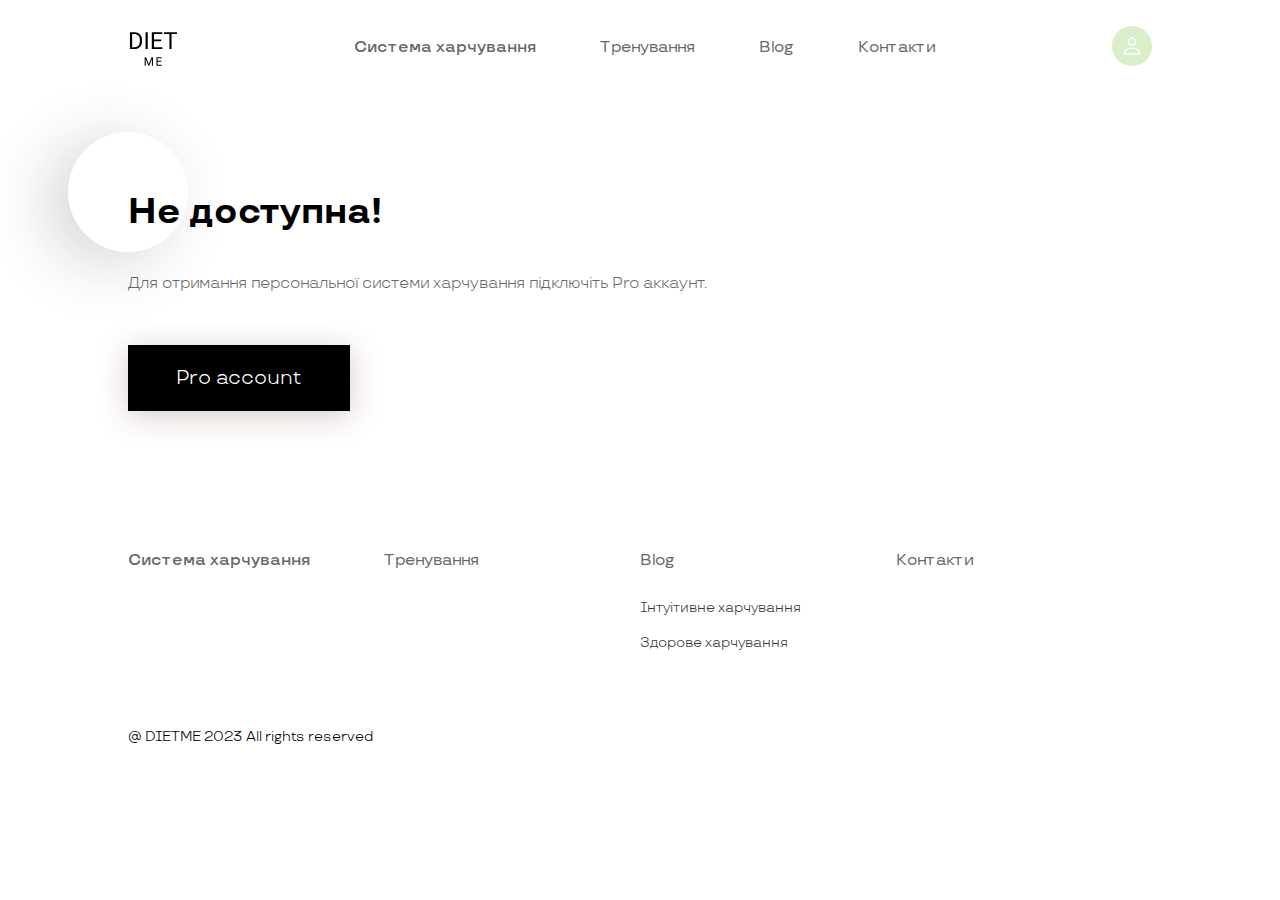
<file: nopro-food-system.html>
<!DOCTYPE html>
<html lang="ua-UK">

<head>
    <meta charset="UTF-8">
    <meta http-equiv="X-UA-Compatible" content="IE=edge">
    <meta name="viewport" content="width=device-width, initial-scale=1.0">
    <title>Система харчування | DIET ME</title>
    <meta name="description" content="Здорове харчування = легко, корисно, смачно">
    <link rel="shortcut icon" href="img/favicon.ico" type="image/x-icon">
    <link rel="stylesheet" href="css/style.min.css">
</head>

<body>
    <header>
        <div class="container">
            <nav class="header-signed-in-nav">
                <a href="index.html" class="logo">
                    <img src="img/logo.svg" alt="logo">
                </a>
                <ul class="header-signed-in-menu">
                    <li><a href="nopro-food-system.html" class="header-signed-in-link">Система харчування</a></li>
                    <li><a href="nopro-training.html" class="header-signed-in-link">Тренування</a></li>
                    <li><a href="blog.html" class="header-signed-in-link">Blog</a></li>
                    <li><a href="contacts.html" class="header-signed-in-link">Контакти</a></li>
                </ul>
                <div class="nav-buttons">
                    <a href="signout.html" class="account-link signed-in">
                        <svg width="40" height="40" viewBox="0 0 40 40" fill="none" xmlns="http://www.w3.org/2000/svg">
                            <path
                                d="M22.0203 17.7346C22.5561 17.1988 22.8571 16.472 22.8571 15.7143C22.8571 14.9565 22.5561 14.2298 22.0203 13.694C21.4845 13.1582 20.7578 12.8571 20 12.8571C19.2422 12.8571 18.5155 13.1582 17.9797 13.694C17.4439 14.2298 17.1429 14.9565 17.1429 15.7143C17.1429 16.472 17.4439 17.1988 17.9797 17.7346C18.5155 18.2704 19.2422 18.5714 20 18.5714C20.7578 18.5714 21.4845 18.2704 22.0203 17.7346Z"
                                fill="black" />
                            <path
                                d="M25.9543 24.76C26.9229 25.7286 27.1414 26.7857 27.1429 27.1371H12.8571C12.86 26.7857 13.0771 25.7286 14.0457 24.76C14.9771 23.8286 16.7286 22.8571 20 22.8571C23.27 22.8571 25.0229 23.8286 25.9543 24.76Z"
                                fill="black" />
                            <path fill-rule="evenodd" clip-rule="evenodd"
                                d="M20 40C31.0457 40 40 31.0457 40 20C40 8.95431 31.0457 0 20 0C8.95431 0 0 8.95431 0 20C0 31.0457 8.95431 40 20 40ZM23.0305 18.7447C22.2267 19.5485 21.1366 20 20 20C18.8634 20 17.7733 19.5485 16.9695 18.7447C16.1658 17.941 15.7143 16.8509 15.7143 15.7143C15.7143 14.5776 16.1658 13.4876 16.9695 12.6838C17.7733 11.8801 18.8634 11.4286 20 11.4286C21.1366 11.4286 22.2267 11.8801 23.0305 12.6838C23.8342 13.4876 24.2857 14.5776 24.2857 15.7143C24.2857 16.8509 23.8342 17.941 23.0305 18.7447ZM27.1429 28.5714C27.1429 28.5714 28.5714 28.5714 28.5714 27.1429C28.5714 25.7143 27.1429 21.4286 20 21.4286C12.8571 21.4286 11.4286 25.7143 11.4286 27.1429C11.4286 28.5714 12.8571 28.5714 12.8571 28.5714H27.1429Z"
                                fill="black" />
                        </svg>
                    </a>
                    <a href="#" class="menu-button">
                        <img src="img/menu-button.svg" alt="menu button">
                    </a>
                    <ul class="mobile-menu">
                        <li><a href="nopro-food-system.html" class="mobile-link">Система харчування</a></li>
                        <li><a href="nopro-training.html" class="mobile-link">Тренування</a></li>
                        <li><a href="blog.html" class="mobile-link">Blog</a></li>
                        <li><a href="contacts.html" class="mobile-link">Контакти</a></li>
                    </ul>
                </div>
            </nav>
        </div>
    </header>

    <section class="food-system">
        <div class="container">
            <div class="section-header">
                <div class="section-info">
                    <h3 class="section-title decorated">Не доступна!</h3>
                    <p class="section-subtitle">Для отримання персональної системи харчування підключіть Pro аккаунт.
                    </p>
                </div>
            </div>
            <a href="pro-food-system-waiting.html" class="section-button">Pro account</a>
        </div>
    </section>

    <footer class="signed-in">
        <div class="container">
            <nav class="footer-signed-in-nav">
                <ul class="footer-signed-in-menu">
                    <li><a href="nopro-food-system.html" class="footer-link">Система харчування</a></li>
                    <li><a href="nopro-training.html" class="footer-link">Тренування</a></li>
                    <li>
                        <a href="blog.html" class="footer-link">Blog</a>
                        <ul>
                            <li><a href="blog-intuitive-eating.html">Інтуітивне харчування</a></li>
                            <li><a href="blog-healthy-eating.html">Здорове харчування</a></li>
                        </ul>
                    </li>
                    <li><a href="contacts.html" class="footer-link">Контакти</a></li>
                </ul>
            </nav>
            <p class="footer-copyright">@ DIETME 2023 All rights reserved</p>
        </div>
    </footer>

    <script src="js/script.js"></script>
</body>

</html>
</file>
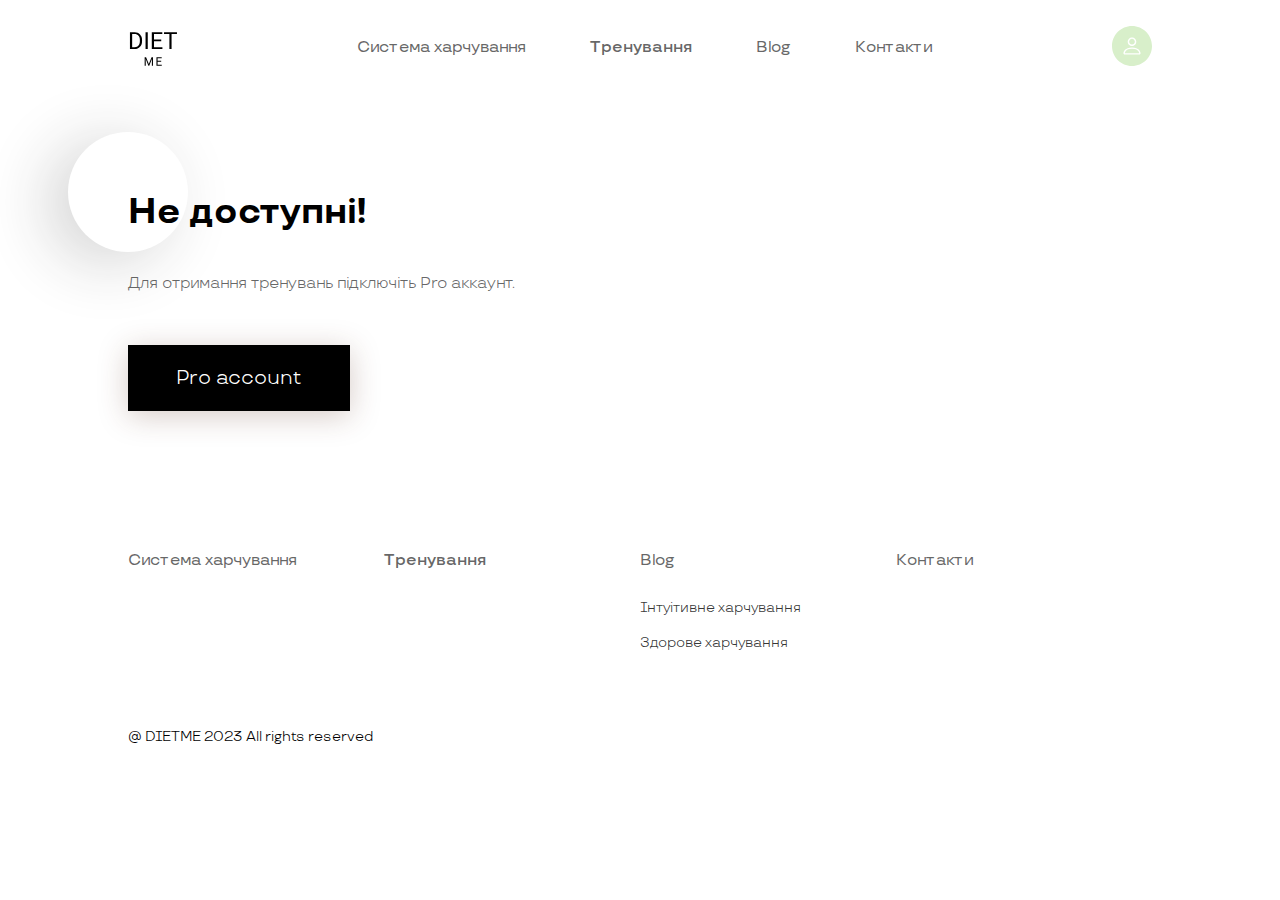
<file: nopro-training.html>
<!DOCTYPE html>
<html lang="ua-UK">

<head>
    <meta charset="UTF-8">
    <meta http-equiv="X-UA-Compatible" content="IE=edge">
    <meta name="viewport" content="width=device-width, initial-scale=1.0">
    <title>Тренування | DIET ME</title>
    <meta name="description" content="Здорове харчування = легко, корисно, смачно">
    <link rel="shortcut icon" href="img/favicon.ico" type="image/x-icon">
    <link rel="stylesheet" href="css/style.min.css">
</head>

<body>
    <header>
        <div class="container">
            <nav class="header-signed-in-nav">
                <a href="index.html" class="logo">
                    <img src="img/logo.svg" alt="logo">
                </a>
                <ul class="header-signed-in-menu">
                    <li><a href="nopro-food-system.html" class="header-signed-in-link">Система харчування</a></li>
                    <li><a href="nopro-training.html" class="header-signed-in-link">Тренування</a></li>
                    <li><a href="blog.html" class="header-signed-in-link">Blog</a></li>
                    <li><a href="contacts.html" class="header-signed-in-link">Контакти</a></li>
                </ul>
                <div class="nav-buttons">
                    <a href="signout.html" class="account-link signed-in">
                        <svg width="40" height="40" viewBox="0 0 40 40" fill="none" xmlns="http://www.w3.org/2000/svg">
                            <path
                                d="M22.0203 17.7346C22.5561 17.1988 22.8571 16.472 22.8571 15.7143C22.8571 14.9565 22.5561 14.2298 22.0203 13.694C21.4845 13.1582 20.7578 12.8571 20 12.8571C19.2422 12.8571 18.5155 13.1582 17.9797 13.694C17.4439 14.2298 17.1429 14.9565 17.1429 15.7143C17.1429 16.472 17.4439 17.1988 17.9797 17.7346C18.5155 18.2704 19.2422 18.5714 20 18.5714C20.7578 18.5714 21.4845 18.2704 22.0203 17.7346Z"
                                fill="black" />
                            <path
                                d="M25.9543 24.76C26.9229 25.7286 27.1414 26.7857 27.1429 27.1371H12.8571C12.86 26.7857 13.0771 25.7286 14.0457 24.76C14.9771 23.8286 16.7286 22.8571 20 22.8571C23.27 22.8571 25.0229 23.8286 25.9543 24.76Z"
                                fill="black" />
                            <path fill-rule="evenodd" clip-rule="evenodd"
                                d="M20 40C31.0457 40 40 31.0457 40 20C40 8.95431 31.0457 0 20 0C8.95431 0 0 8.95431 0 20C0 31.0457 8.95431 40 20 40ZM23.0305 18.7447C22.2267 19.5485 21.1366 20 20 20C18.8634 20 17.7733 19.5485 16.9695 18.7447C16.1658 17.941 15.7143 16.8509 15.7143 15.7143C15.7143 14.5776 16.1658 13.4876 16.9695 12.6838C17.7733 11.8801 18.8634 11.4286 20 11.4286C21.1366 11.4286 22.2267 11.8801 23.0305 12.6838C23.8342 13.4876 24.2857 14.5776 24.2857 15.7143C24.2857 16.8509 23.8342 17.941 23.0305 18.7447ZM27.1429 28.5714C27.1429 28.5714 28.5714 28.5714 28.5714 27.1429C28.5714 25.7143 27.1429 21.4286 20 21.4286C12.8571 21.4286 11.4286 25.7143 11.4286 27.1429C11.4286 28.5714 12.8571 28.5714 12.8571 28.5714H27.1429Z"
                                fill="black" />
                        </svg>
                    </a>
                    <a href="#" class="menu-button">
                        <img src="img/menu-button.svg" alt="menu button">
                    </a>
                    <ul class="mobile-menu">
                        <li><a href="nopro-food-system.html" class="mobile-link">Система харчування</a></li>
                        <li><a href="nopro-training.html" class="mobile-link">Тренування</a></li>
                        <li><a href="blog.html" class="mobile-link">Blog</a></li>
                        <li><a href="contacts.html" class="mobile-link">Контакти</a></li>
                    </ul>
                </div>
            </nav>
        </div>
    </header>

    <section class="food-system">
        <div class="container">
            <div class="section-header">
                <div class="section-info">
                    <h3 class="section-title decorated">Не доступні!</h3>
                    <p class="section-subtitle">Для отримання тренувань підключіть Pro аккаунт.
                    </p>
                </div>
            </div>
            <a href="pro-training.html" class="section-button">Pro account</a>
        </div>
    </section>

    <footer class="signed-in">
        <div class="container">
            <nav class="footer-signed-in-nav">
                <ul class="footer-signed-in-menu">
                    <li><a href="nopro-food-system.html" class="footer-link">Система харчування</a></li>
                    <li><a href="nopro-training.html" class="footer-link">Тренування</a></li>
                    <li>
                        <a href="blog.html" class="footer-link">Blog</a>
                        <ul>
                            <li><a href="blog-intuitive-eating.html">Інтуітивне харчування</a></li>
                            <li><a href="blog-healthy-eating.html">Здорове харчування</a></li>
                        </ul>
                    </li>
                    <li><a href="contacts.html" class="footer-link">Контакти</a></li>
                </ul>
            </nav>
            <p class="footer-copyright">@ DIETME 2023 All rights reserved</p>
        </div>
    </footer>

    <script src="js/script.js"></script>
</body>

</html>
</file>
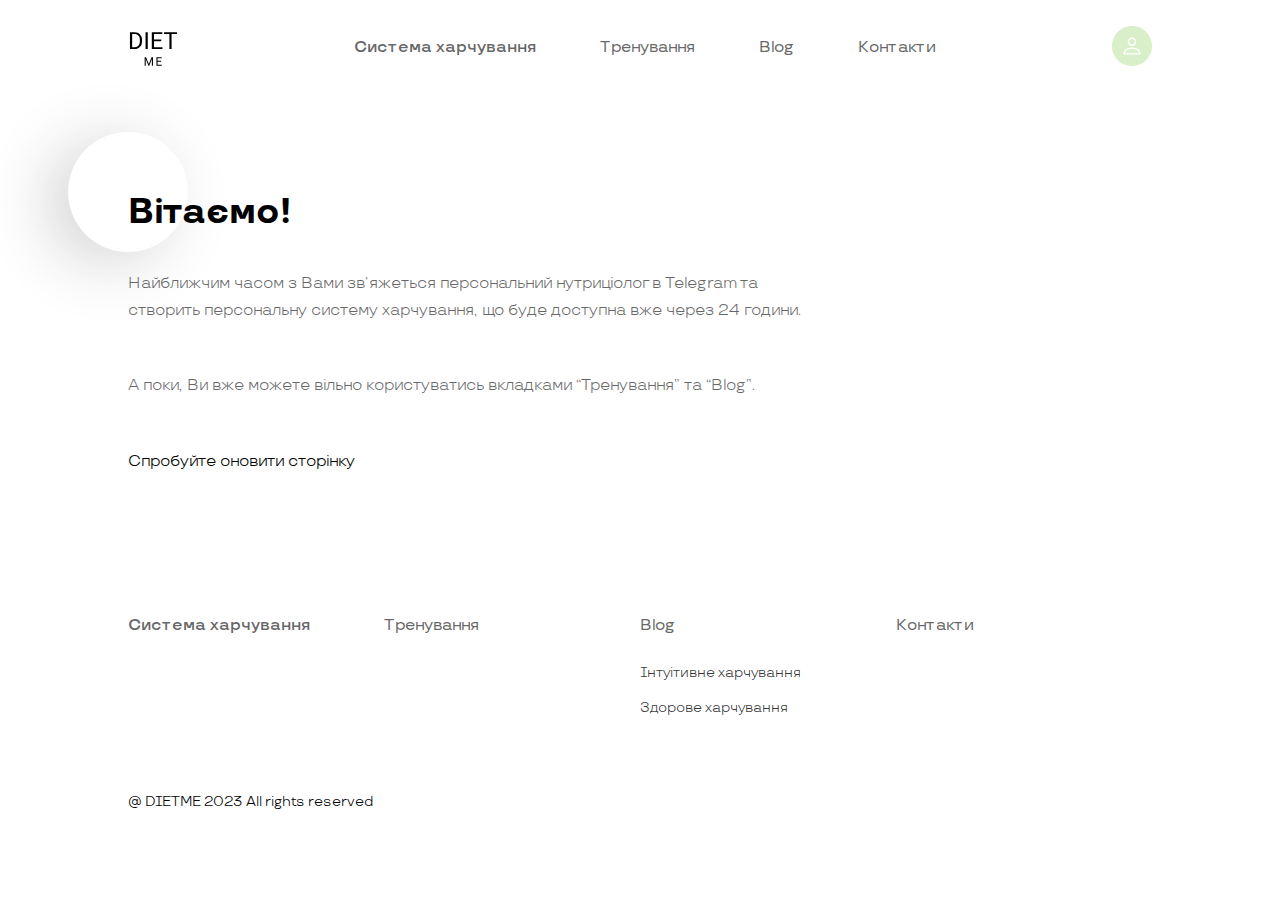
<file: pro-food-system-waiting.html>
<!DOCTYPE html>
<html lang="ua-UK">

<head>
    <meta charset="UTF-8">
    <meta http-equiv="X-UA-Compatible" content="IE=edge">
    <meta name="viewport" content="width=device-width, initial-scale=1.0">
    <title>Система харчування | DIET ME</title>
    <meta name="description" content="Здорове харчування = легко, корисно, смачно">
    <link rel="shortcut icon" href="img/favicon.ico" type="image/x-icon">
    <link rel="stylesheet" href="css/style.min.css">
</head>

<body>
    <header>
        <div class="container">
            <nav class="header-signed-in-nav">
                <a href="index.html" class="logo">
                    <img src="img/logo.svg" alt="logo">
                </a>
                <ul class="header-signed-in-menu">
                    <li><a href="pro-food-system-waiting.html" class="header-signed-in-link">Система харчування</a></li>
                    <li><a href="pro-training.html" class="header-signed-in-link">Тренування</a></li>
                    <li><a href="blog.html" class="header-signed-in-link">Blog</a></li>
                    <li><a href="contacts.html" class="header-signed-in-link">Контакти</a></li>
                </ul>
                <div class="nav-buttons">
                    <a href="signout.html" class="account-link signed-in">
                        <svg width="40" height="40" viewBox="0 0 40 40" fill="none" xmlns="http://www.w3.org/2000/svg">
                            <path
                                d="M22.0203 17.7346C22.5561 17.1988 22.8571 16.472 22.8571 15.7143C22.8571 14.9565 22.5561 14.2298 22.0203 13.694C21.4845 13.1582 20.7578 12.8571 20 12.8571C19.2422 12.8571 18.5155 13.1582 17.9797 13.694C17.4439 14.2298 17.1429 14.9565 17.1429 15.7143C17.1429 16.472 17.4439 17.1988 17.9797 17.7346C18.5155 18.2704 19.2422 18.5714 20 18.5714C20.7578 18.5714 21.4845 18.2704 22.0203 17.7346Z"
                                fill="black" />
                            <path
                                d="M25.9543 24.76C26.9229 25.7286 27.1414 26.7857 27.1429 27.1371H12.8571C12.86 26.7857 13.0771 25.7286 14.0457 24.76C14.9771 23.8286 16.7286 22.8571 20 22.8571C23.27 22.8571 25.0229 23.8286 25.9543 24.76Z"
                                fill="black" />
                            <path fill-rule="evenodd" clip-rule="evenodd"
                                d="M20 40C31.0457 40 40 31.0457 40 20C40 8.95431 31.0457 0 20 0C8.95431 0 0 8.95431 0 20C0 31.0457 8.95431 40 20 40ZM23.0305 18.7447C22.2267 19.5485 21.1366 20 20 20C18.8634 20 17.7733 19.5485 16.9695 18.7447C16.1658 17.941 15.7143 16.8509 15.7143 15.7143C15.7143 14.5776 16.1658 13.4876 16.9695 12.6838C17.7733 11.8801 18.8634 11.4286 20 11.4286C21.1366 11.4286 22.2267 11.8801 23.0305 12.6838C23.8342 13.4876 24.2857 14.5776 24.2857 15.7143C24.2857 16.8509 23.8342 17.941 23.0305 18.7447ZM27.1429 28.5714C27.1429 28.5714 28.5714 28.5714 28.5714 27.1429C28.5714 25.7143 27.1429 21.4286 20 21.4286C12.8571 21.4286 11.4286 25.7143 11.4286 27.1429C11.4286 28.5714 12.8571 28.5714 12.8571 28.5714H27.1429Z"
                                fill="black" />
                        </svg>
                    </a>
                    <a href="#" class="menu-button">
                        <img src="img/menu-button.svg" alt="menu button">
                    </a>
                    <ul class="mobile-menu">
                        <li><a href="pro-food-system.html" class="mobile-link">Система харчування</a></li>
                        <li><a href="pro-training.html" class="mobile-link">Тренування</a></li>
                        <li><a href="blog.html" class="mobile-link">Blog</a></li>
                        <li><a href="contacts.html" class="mobile-link">Контакти</a></li>
                    </ul>
                </div>
            </nav>
        </div>
    </header>

    <section class="food-system">
        <div class="container">
            <div class="section-header">
                <div class="section-info">
                    <h3 class="section-title decorated">Вітаємо!</h3>
                    <p class="section-subtitle">Найближчим часом з Вами зв’яжеться персональний нутриціолог в Telegram та створить персональну систему харчування, що буде доступна вже через 24 години.</p>
                    <p class="section-subtitle">А поки, Ви вже можете вільно користуватись вкладками “Тренування” та “Blog”.</p>
                </div>
            </div>
            <a href="pro-food-system.html" class="section-link">Спробуйте оновити сторінку</a>
        </div>
    </section>

    <footer class="signed-in">
        <div class="container">
            <nav class="footer-signed-in-nav">
                <ul class="footer-signed-in-menu">
                    <li><a href="pro-food-system-waiting.html" class="footer-link">Система харчування</a></li>
                    <li><a href="pro-training.html" class="footer-link">Тренування</a></li>
                    <li>
                        <a href="blog.html" class="footer-link">Blog</a>
                        <ul>
                            <li><a href="blog-intuitive-eating.html">Інтуітивне харчування</a></li>
                            <li><a href="blog-healthy-eating.html">Здорове харчування</a></li>
                        </ul>
                    </li>
                    <li><a href="contacts.html" class="footer-link">Контакти</a></li>
                </ul>
            </nav>
            <p class="footer-copyright">@ DIETME 2023 All rights reserved</p>
        </div>
    </footer>

    <script src="js/script.js"></script>
</body>

</html>
</file>
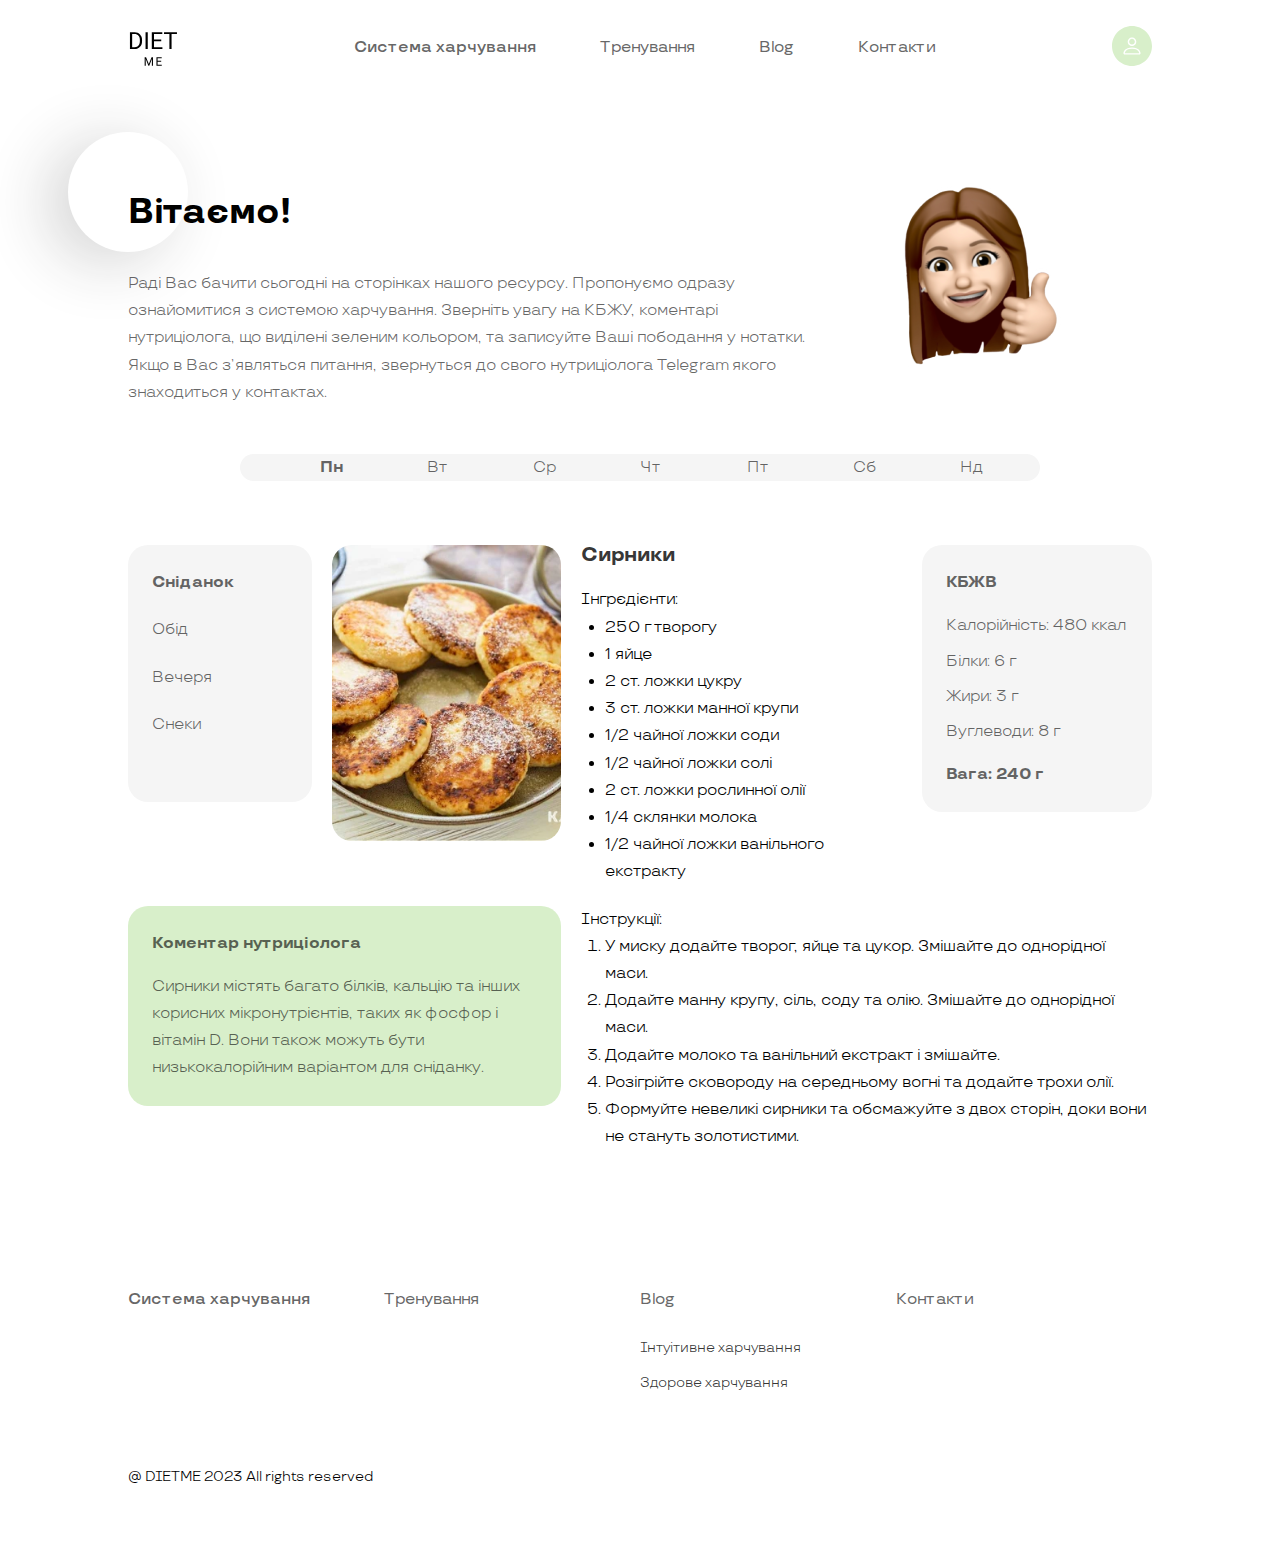
<file: pro-food-system.html>
<!DOCTYPE html>
<html lang="ua-UK">

<head>
    <meta charset="UTF-8">
    <meta http-equiv="X-UA-Compatible" content="IE=edge">
    <meta name="viewport" content="width=device-width, initial-scale=1.0">
    <title>Система харчування | DIET ME</title>
    <meta name="description" content="Здорове харчування = легко, корисно, смачно">
    <link rel="shortcut icon" href="img/favicon.ico" type="image/x-icon">
    <link rel="stylesheet" href="css/style.min.css">
</head>

<body>
    <header>
        <div class="container">
            <nav class="header-signed-in-nav">
                <a href="index.html" class="logo">
                    <img src="img/logo.svg" alt="logo">
                </a>
                <ul class="header-signed-in-menu">
                    <li><a href="pro-food-system.html" class="header-signed-in-link">Система харчування</a></li>
                    <li><a href="pro-training.html" class="header-signed-in-link">Тренування</a></li>
                    <li><a href="blog.html" class="header-signed-in-link">Blog</a></li>
                    <li><a href="contacts.html" class="header-signed-in-link">Контакти</a></li>
                </ul>
                <div class="nav-buttons">
                    <a href="signout.html" class="account-link signed-in">
                        <svg width="40" height="40" viewBox="0 0 40 40" fill="none" xmlns="http://www.w3.org/2000/svg">
                            <path
                                d="M22.0203 17.7346C22.5561 17.1988 22.8571 16.472 22.8571 15.7143C22.8571 14.9565 22.5561 14.2298 22.0203 13.694C21.4845 13.1582 20.7578 12.8571 20 12.8571C19.2422 12.8571 18.5155 13.1582 17.9797 13.694C17.4439 14.2298 17.1429 14.9565 17.1429 15.7143C17.1429 16.472 17.4439 17.1988 17.9797 17.7346C18.5155 18.2704 19.2422 18.5714 20 18.5714C20.7578 18.5714 21.4845 18.2704 22.0203 17.7346Z"
                                fill="black" />
                            <path
                                d="M25.9543 24.76C26.9229 25.7286 27.1414 26.7857 27.1429 27.1371H12.8571C12.86 26.7857 13.0771 25.7286 14.0457 24.76C14.9771 23.8286 16.7286 22.8571 20 22.8571C23.27 22.8571 25.0229 23.8286 25.9543 24.76Z"
                                fill="black" />
                            <path fill-rule="evenodd" clip-rule="evenodd"
                                d="M20 40C31.0457 40 40 31.0457 40 20C40 8.95431 31.0457 0 20 0C8.95431 0 0 8.95431 0 20C0 31.0457 8.95431 40 20 40ZM23.0305 18.7447C22.2267 19.5485 21.1366 20 20 20C18.8634 20 17.7733 19.5485 16.9695 18.7447C16.1658 17.941 15.7143 16.8509 15.7143 15.7143C15.7143 14.5776 16.1658 13.4876 16.9695 12.6838C17.7733 11.8801 18.8634 11.4286 20 11.4286C21.1366 11.4286 22.2267 11.8801 23.0305 12.6838C23.8342 13.4876 24.2857 14.5776 24.2857 15.7143C24.2857 16.8509 23.8342 17.941 23.0305 18.7447ZM27.1429 28.5714C27.1429 28.5714 28.5714 28.5714 28.5714 27.1429C28.5714 25.7143 27.1429 21.4286 20 21.4286C12.8571 21.4286 11.4286 25.7143 11.4286 27.1429C11.4286 28.5714 12.8571 28.5714 12.8571 28.5714H27.1429Z"
                                fill="black" />
                        </svg>
                    </a>
                    <a href="#" class="menu-button">
                        <img src="img/menu-button.svg" alt="menu button">
                    </a>
                    <ul class="mobile-menu">
                        <li><a href="pro-food-system.html" class="mobile-link">Система харчування</a></li>
                        <li><a href="pro-training.html" class="mobile-link">Тренування</a></li>
                        <li><a href="blog.html" class="mobile-link">Blog</a></li>
                        <li><a href="contacts.html" class="mobile-link">Контакти</a></li>
                    </ul>
                </div>
            </nav>
        </div>
    </header>

    <section class="food-system">
        <div class="container">
            <div class="section-header">
                <div class="section-info">
                    <h3 class="section-title decorated">Вітаємо!</h3>
                    <p class="section-subtitle">Раді Вас бачити сьогодні на сторінках нашого ресурсу. Пропонуємо одразу ознайомитися з системою харчування. Зверніть увагу на КБЖУ, коментарі нутриціолога, що виділені зеленим кольором, та записуйте Ваші пободання у нотатки. Якщо в Вас з’являться питання, звернуться до свого нутриціолога Telegram якого знаходиться у контактах.</p>
                </div>
                <div class="section-sticker-wrapper">
                    <img src="img/stickers/food-system.png" alt="food system sticker" class="section-sticker">
                </div>
            </div>
            <div class="food-system-tabs">
                <ul class="tabs-days-keys">
                    <li class="tabs-days-key current" data-day="monday">Пн</li>
                    <li class="tabs-days-key" data-day="tuesday">Вт</li>
                    <li class="tabs-days-key" data-day="wednesday">Ср</li>
                    <li class="tabs-days-key" data-day="thursday">Чт</li>
                    <li class="tabs-days-key" data-day="friday">Пт</li>
                    <li class="tabs-days-key" data-day="saturday">Сб</li>
                    <li class="tabs-days-key" data-day="sunday">Нд</li>
                </ul>
                <div class="tabs-content">
                    <div class="tabs-eatings">
                        <ul class="tabs-eatings-keys">
                            <li class="tabs-eatings-key current" data-meal="breakfast">Сніданок</li>
                            <li class="tabs-eatings-key" data-meal="dinner">Обід</li>
                            <li class="tabs-eatings-key" data-meal="supper">Вечеря</li>
                            <li class="tabs-eatings-key" data-meal="snacks">Снеки</li>
                        </ul>
                        <div class="tabs-eatings-info">
                        </div>
                    </div>
                    <div class="tabs-dish-image-wrap">
                        <img src="" alt="" class="tabs-dish-image">
                    </div>
                    <div class="tabs-dish-information">
                        <p class="tabs-dish-name"></p>
                        <div class="tabs-dish-ingredients-wrap">
                            <p class="tabs-dish-ingredients-title">Інгрєдієнти:</p>
                            <ul class="tabs-dish-ingredients"></ul>
                        </div>
                    </div>
                    <div class="tabs-dish-cpfc-wrap">
                        <p class="tabs-dish-cpfc-title">КБЖВ</p>
                        <ul class="tabs-dish-cpfc"></ul>
                        <p class="tabs-dish-cpfc-weight"></p>
                    </div>
                    <div class="tabs-dish-comment">
                        <p class="tabs-dish-comment-title">Коментар нутриціолога</p>
                        <p class="tabs-dish-comment-text"></p>
                    </div>
                    <div class="tabs-dish-instructions-wrap">
                        <p class="tabs-dish-instrucions-title">Інструкції:</p>
                        <ol class="tabs-dish-instrucions"></ol>
                    </div>
                </div>
            </div>
        </div>
    </section>

    <footer class="signed-in">
        <div class="container">
            <nav class="footer-signed-in-nav">
                <ul class="footer-signed-in-menu">
                    <li><a href="pro-food-system.html" class="footer-link">Система харчування</a></li>
                    <li><a href="pro-training.html" class="footer-link">Тренування</a></li>
                    <li>
                        <a href="blog.html" class="footer-link">Blog</a>
                        <ul>
                            <li><a href="blog-intuitive-eating.html">Інтуітивне харчування</a></li>
                            <li><a href="blog-healthy-eating.html">Здорове харчування</a></li>
                        </ul>
                    </li>
                    <li><a href="contacts.html" class="footer-link">Контакти</a></li>
                </ul>
            </nav>
            <p class="footer-copyright">@ DIETME 2023 All rights reserved</p>
        </div>
    </footer>

    <script src="js/script.js"></script>
</body>

</html>
</file>
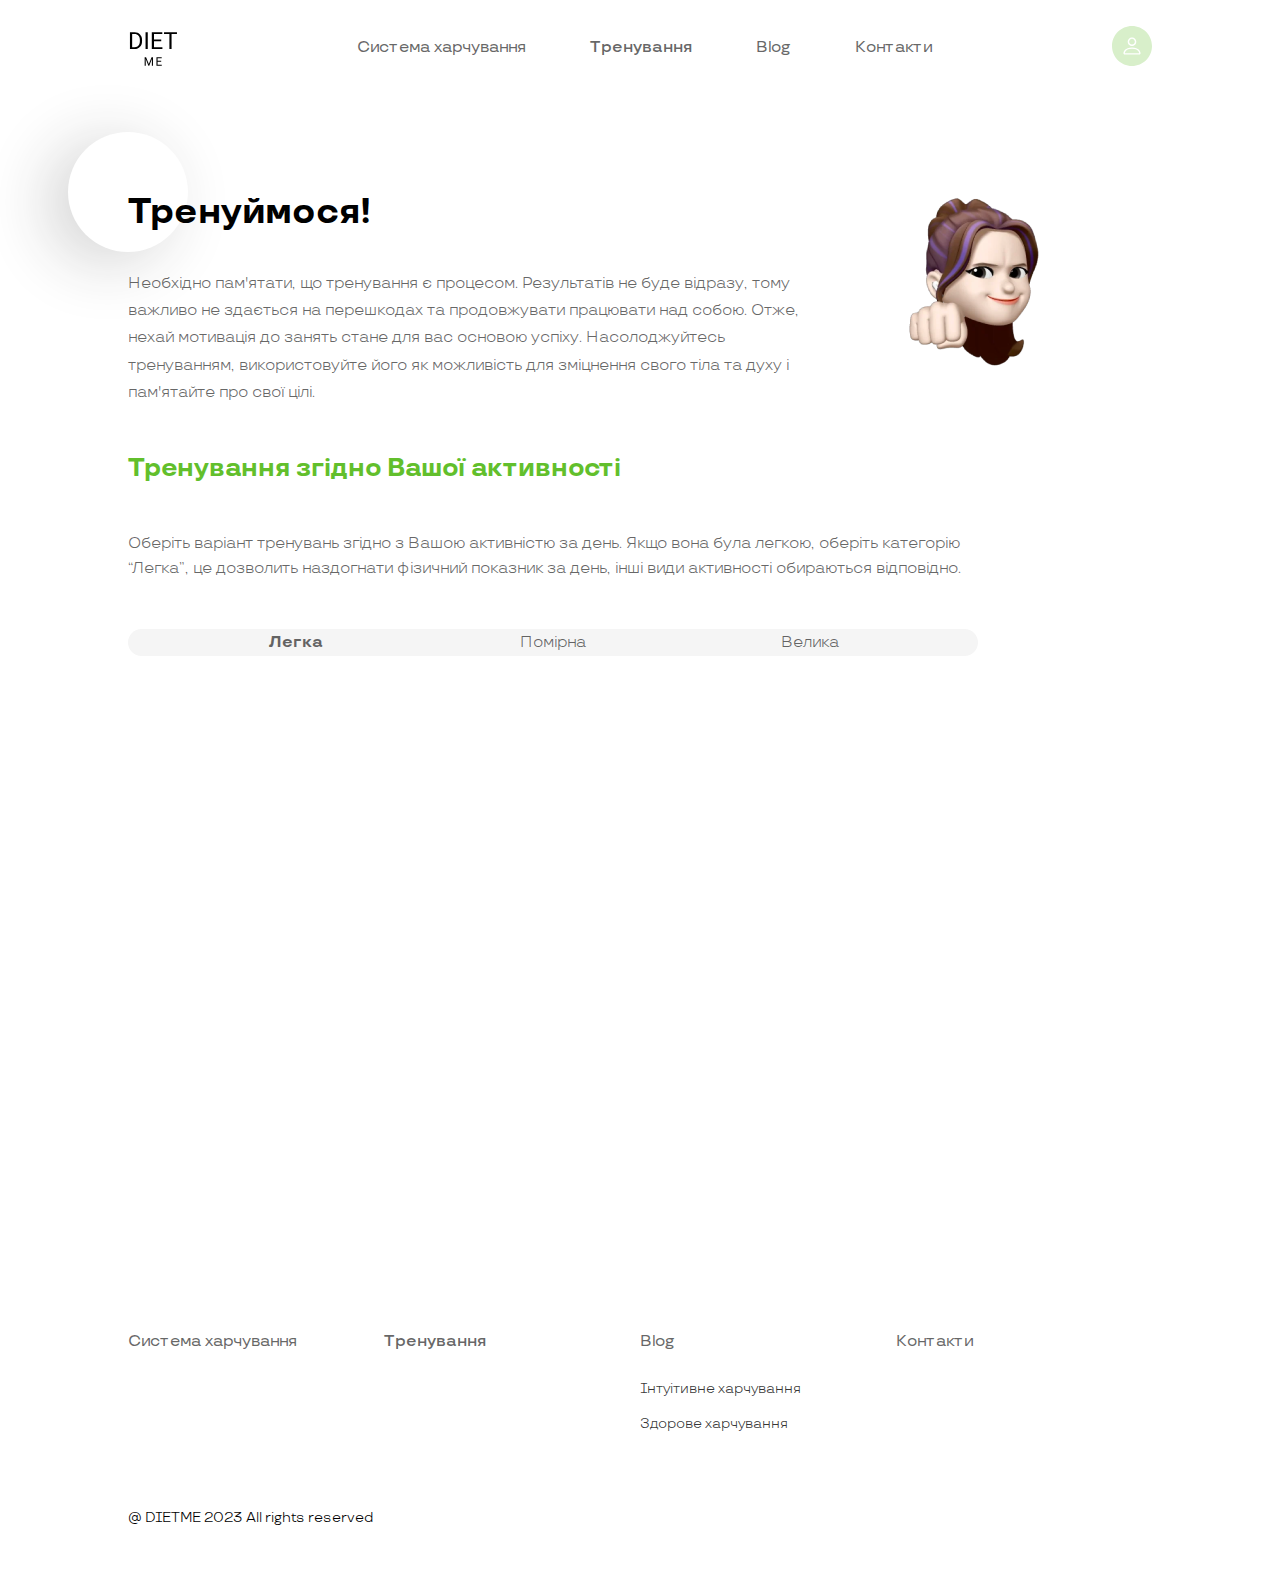
<file: pro-training.html>
<!DOCTYPE html>
<html lang="ua-UK">

<head>
    <meta charset="UTF-8">
    <meta http-equiv="X-UA-Compatible" content="IE=edge">
    <meta name="viewport" content="width=device-width, initial-scale=1.0">
    <title>Тренування | DIET ME</title>
    <meta name="description" content="Здорове харчування = легко, корисно, смачно">
    <link rel="shortcut icon" href="img/favicon.ico" type="image/x-icon">
    <link rel="stylesheet" href="css/style.min.css">
</head>

<body>
    <header>
        <div class="container">
            <nav class="header-signed-in-nav">
                <a href="index.html" class="logo">
                    <img src="img/logo.svg" alt="logo">
                </a>
                <ul class="header-signed-in-menu">
                    <li><a href="pro-food-system.html" class="header-signed-in-link">Система харчування</a></li>
                    <li><a href="pro-training.html" class="header-signed-in-link">Тренування</a></li>
                    <li><a href="blog.html" class="header-signed-in-link">Blog</a></li>
                    <li><a href="contacts.html" class="header-signed-in-link">Контакти</a></li>
                </ul>
                <div class="nav-buttons">
                    <a href="signout.html" class="account-link signed-in">
                        <svg width="40" height="40" viewBox="0 0 40 40" fill="none" xmlns="http://www.w3.org/2000/svg">
                            <path
                                d="M22.0203 17.7346C22.5561 17.1988 22.8571 16.472 22.8571 15.7143C22.8571 14.9565 22.5561 14.2298 22.0203 13.694C21.4845 13.1582 20.7578 12.8571 20 12.8571C19.2422 12.8571 18.5155 13.1582 17.9797 13.694C17.4439 14.2298 17.1429 14.9565 17.1429 15.7143C17.1429 16.472 17.4439 17.1988 17.9797 17.7346C18.5155 18.2704 19.2422 18.5714 20 18.5714C20.7578 18.5714 21.4845 18.2704 22.0203 17.7346Z"
                                fill="black" />
                            <path
                                d="M25.9543 24.76C26.9229 25.7286 27.1414 26.7857 27.1429 27.1371H12.8571C12.86 26.7857 13.0771 25.7286 14.0457 24.76C14.9771 23.8286 16.7286 22.8571 20 22.8571C23.27 22.8571 25.0229 23.8286 25.9543 24.76Z"
                                fill="black" />
                            <path fill-rule="evenodd" clip-rule="evenodd"
                                d="M20 40C31.0457 40 40 31.0457 40 20C40 8.95431 31.0457 0 20 0C8.95431 0 0 8.95431 0 20C0 31.0457 8.95431 40 20 40ZM23.0305 18.7447C22.2267 19.5485 21.1366 20 20 20C18.8634 20 17.7733 19.5485 16.9695 18.7447C16.1658 17.941 15.7143 16.8509 15.7143 15.7143C15.7143 14.5776 16.1658 13.4876 16.9695 12.6838C17.7733 11.8801 18.8634 11.4286 20 11.4286C21.1366 11.4286 22.2267 11.8801 23.0305 12.6838C23.8342 13.4876 24.2857 14.5776 24.2857 15.7143C24.2857 16.8509 23.8342 17.941 23.0305 18.7447ZM27.1429 28.5714C27.1429 28.5714 28.5714 28.5714 28.5714 27.1429C28.5714 25.7143 27.1429 21.4286 20 21.4286C12.8571 21.4286 11.4286 25.7143 11.4286 27.1429C11.4286 28.5714 12.8571 28.5714 12.8571 28.5714H27.1429Z"
                                fill="black" />
                        </svg>
                    </a>
                    <a href="#" class="menu-button">
                        <img src="img/menu-button.svg" alt="menu button">
                    </a>
                    <ul class="mobile-menu">
                        <li><a href="pro-food-system.html" class="mobile-link">Система харчування</a></li>
                        <li><a href="pro-training.html" class="mobile-link">Тренування</a></li>
                        <li><a href="blog.html" class="mobile-link">Blog</a></li>
                        <li><a href="contacts.html" class="mobile-link">Контакти</a></li>
                    </ul>
                </div>
            </nav>
        </div>
    </header>

    <section class="training">
        <div class="container">
            <div class="section-header">
                <div class="section-info">
                    <h3 class="section-title decorated">Тренуймося!</h3>
                    <p class="section-subtitle">Необхідно пам'ятати, що тренування є процесом. Результатів не буде
                        відразу, тому важливо не здається на перешкодах та продовжувати працювати над собою.
                        Отже, нехай мотивація до занять стане для вас основою успіху. Насолоджуйтесь тренуванням,
                        використовуйте його як можливість для зміцнення свого тіла та духу і пам'ятайте про свої цілі.
                    </p>
                </div>
                <div class="section-sticker-wrapper">
                    <img src="img/stickers/training.png" alt="training sticker" class="section-sticker">
                </div>
            </div>
            <div class="training-content">
                <h3 class="training-title">Тренування згідно Вашої активності</h3>
                <p class="training-text">Оберіть варіант тренувань згідно з Вашою активністю за день. Якщо вона була
                    легкою, оберіть категорію “Легка”, це дозволить наздогнати фізичний показник за день, інші види
                    активності обираються відповідно.</p>
                <div class="training-tabs">
                    <ul class="training-tabs-keys">
                        <li class="training-tabs-key current">Легка</li>
                        <li class="training-tabs-key">Помірна</li>
                        <li class="training-tabs-key">Велика</li>
                    </ul>
                    <div class="training-tabs-content">
                        <iframe class="training-tabs-video current" src="https://www.youtube.com/embed/66XGxrgOd28"
                            title="YouTube video player" frameborder="0"
                            allow="accelerometer; autoplay; clipboard-write; encrypted-media; gyroscope; picture-in-picture; web-share"
                            allowfullscreen></iframe>
                        <iframe class="training-tabs-video" src="https://www.youtube.com/embed/UcA-btHLAHc"
                            title="YouTube video player" frameborder="0"
                            allow="accelerometer; autoplay; clipboard-write; encrypted-media; gyroscope; picture-in-picture; web-share"
                            allowfullscreen></iframe>
                        <iframe class="training-tabs-video" src="https://www.youtube.com/embed/nn9ihWycqo0"
                            title="YouTube video player" frameborder="0"
                            allow="accelerometer; autoplay; clipboard-write; encrypted-media; gyroscope; picture-in-picture; web-share"
                            allowfullscreen></iframe>
                    </div>
                </div>
            </div>
        </div>
    </section>

    <footer class="signed-in">
        <div class="container">
            <nav class="footer-signed-in-nav">
                <ul class="footer-signed-in-menu">
                    <li><a href="pro-food-system.html" class="footer-link">Система харчування</a></li>
                    <li><a href="pro-training.html" class="footer-link">Тренування</a></li>
                    <li>
                        <a href="blog.html" class="footer-link">Blog</a>
                        <ul>
                            <li><a href="blog-intuitive-eating.html">Інтуітивне харчування</a></li>
                            <li><a href="blog-healthy-eating.html">Здорове харчування</a></li>
                        </ul>
                    </li>
                    <li><a href="contacts.html" class="footer-link">Контакти</a></li>
                </ul>
            </nav>
            <p class="footer-copyright">@ DIETME 2023 All rights reserved</p>
        </div>
    </footer>

    <script src="js/script.js"></script>
</body>

</html>
</file>
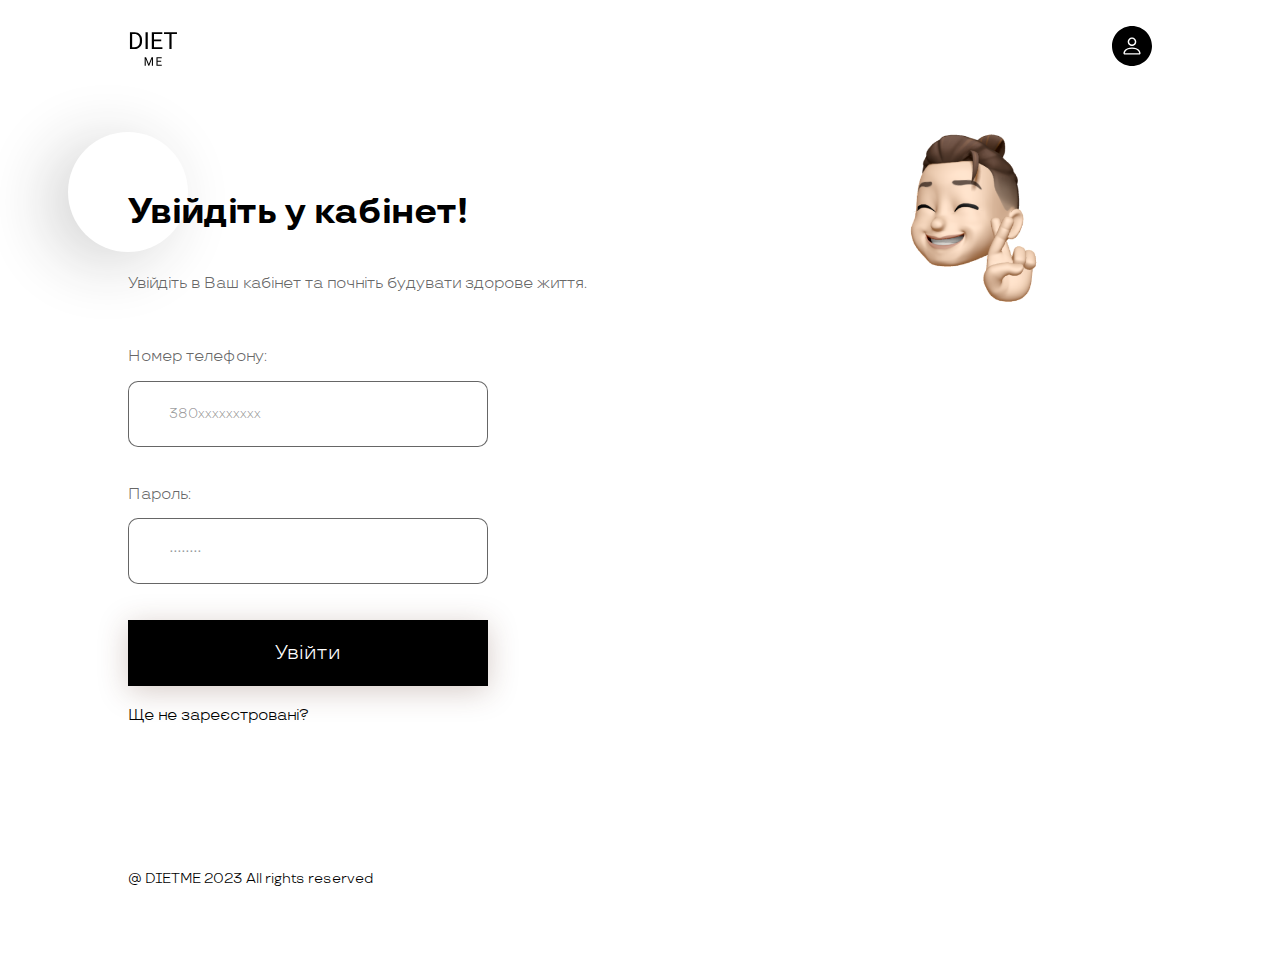
<file: signin.html>
<!DOCTYPE html>
<html lang="ua-UK">

<head>
    <meta charset="UTF-8">
    <meta http-equiv="X-UA-Compatible" content="IE=edge">
    <meta name="viewport" content="width=device-width, initial-scale=1.0">
    <title>Увійдіть у кабінет | DIET ME</title>
    <meta name="description" content="Здорове харчування = легко, корисно, смачно">
    <link rel="shortcut icon" href="img/favicon.ico" type="image/x-icon">
    <link rel="stylesheet" href="css/style.min.css">
</head>

<body>
    <header>
        <div class="container">
            <nav class="header-nav">
                <a href="index.html" class="logo">
                    <img src="img/logo.svg" alt="logo">
                </a>
                <a href="signup.html" class="account-link logged">
                    <svg width="40" height="40" viewBox="0 0 40 40" fill="none" xmlns="http://www.w3.org/2000/svg">
                        <path
                            d="M22.0203 17.7346C22.5561 17.1988 22.8571 16.472 22.8571 15.7143C22.8571 14.9565 22.5561 14.2298 22.0203 13.694C21.4845 13.1582 20.7578 12.8571 20 12.8571C19.2422 12.8571 18.5155 13.1582 17.9797 13.694C17.4439 14.2298 17.1429 14.9565 17.1429 15.7143C17.1429 16.472 17.4439 17.1988 17.9797 17.7346C18.5155 18.2704 19.2422 18.5714 20 18.5714C20.7578 18.5714 21.4845 18.2704 22.0203 17.7346Z"
                            fill="black" />
                        <path
                            d="M25.9543 24.76C26.9229 25.7286 27.1414 26.7857 27.1429 27.1371H12.8571C12.86 26.7857 13.0771 25.7286 14.0457 24.76C14.9771 23.8286 16.7286 22.8571 20 22.8571C23.27 22.8571 25.0229 23.8286 25.9543 24.76Z"
                            fill="black" />
                        <path fill-rule="evenodd" clip-rule="evenodd"
                            d="M20 40C31.0457 40 40 31.0457 40 20C40 8.95431 31.0457 0 20 0C8.95431 0 0 8.95431 0 20C0 31.0457 8.95431 40 20 40ZM23.0305 18.7447C22.2267 19.5485 21.1366 20 20 20C18.8634 20 17.7733 19.5485 16.9695 18.7447C16.1658 17.941 15.7143 16.8509 15.7143 15.7143C15.7143 14.5776 16.1658 13.4876 16.9695 12.6838C17.7733 11.8801 18.8634 11.4286 20 11.4286C21.1366 11.4286 22.2267 11.8801 23.0305 12.6838C23.8342 13.4876 24.2857 14.5776 24.2857 15.7143C24.2857 16.8509 23.8342 17.941 23.0305 18.7447ZM27.1429 28.5714C27.1429 28.5714 28.5714 28.5714 28.5714 27.1429C28.5714 25.7143 27.1429 21.4286 20 21.4286C12.8571 21.4286 11.4286 25.7143 11.4286 27.1429C11.4286 28.5714 12.8571 28.5714 12.8571 28.5714H27.1429Z"
                            fill="black" />
                    </svg>
                </a>
            </nav>
        </div>
    </header>

    <section class="signin">
        <div class="container">
            <div class="section-header">
                <div class="section-info">
                    <h3 class="section-title decorated">Увійдіть у кабінет!</h3>
                    <p class="section-subtitle">Увійдіть в Ваш кабінет та почніть будувати здорове життя.</p>
                </div>
                <div class="section-sticker-wrapper">
                    <img src="img/stickers/authentication.png" alt="signin sticker" class="section-sticker">
                </div>
            </div>
            <form class="section-form" action="nopro-food-system.html">
                <label for="phone">Номер телефону:</label>
                <input type="tel" name="phone" placeholder="380xxxxxxxxx" required>
                <label for="password">Пароль:</label>
                <input type="password" name="password" placeholder="••••••••" required>
                <button type="submit">Увійти</button>
            </form>
            <a href="signup.html" class="section-authenticate-link">Ще не зареєстровані?</a>
        </div>
    </section>

    <footer>
        <div class="container">
            <p class="footer-copyright">@ DIETME 2023 All rights reserved</p>
        </div>
    </footer>

    <script src="js/script.js"></script>
</body>

</html>
</file>
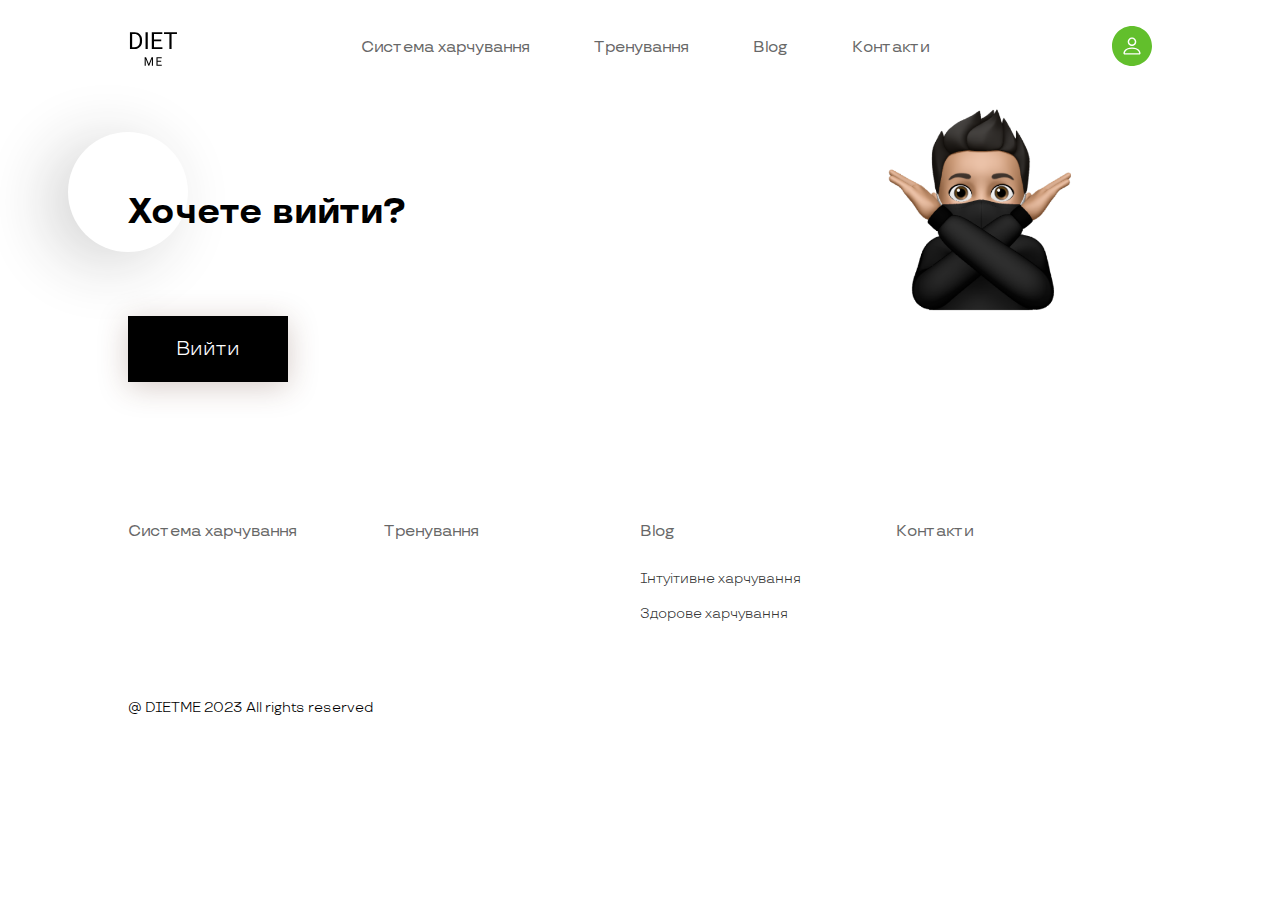
<file: signout.html>
<!DOCTYPE html>
<html lang="ua-UK">

<head>
    <meta charset="UTF-8">
    <meta http-equiv="X-UA-Compatible" content="IE=edge">
    <meta name="viewport" content="width=device-width, initial-scale=1.0">
    <title>Хочете вийти? | DIET ME</title>
    <meta name="description" content="Здорове харчування = легко, корисно, смачно">
    <link rel="shortcut icon" href="img/favicon.ico" type="image/x-icon">
    <link rel="stylesheet" href="css/style.min.css">
</head>

<body>
    <header>
        <div class="container">
            <nav class="header-signed-in-nav">
                <a href="index.html" class="logo">
                    <img src="img/logo.svg" alt="logo">
                </a>
                <ul class="header-signed-in-menu">
                    <li><a href="pro-food-system.html" class="header-signed-in-link">Система харчування</a></li>
                    <li><a href="pro-training.html" class="header-signed-in-link">Тренування</a></li>
                    <li><a href="blog.html" class="header-signed-in-link">Blog</a></li>
                    <li><a href="contacts.html" class="header-signed-in-link">Контакти</a></li>
                </ul>
                <div class="nav-buttons">
                    <a href="signout.html" class="account-link signed-in signout">
                        <svg width="40" height="40" viewBox="0 0 40 40" fill="none" xmlns="http://www.w3.org/2000/svg">
                            <path
                                d="M22.0203 17.7346C22.5561 17.1988 22.8571 16.472 22.8571 15.7143C22.8571 14.9565 22.5561 14.2298 22.0203 13.694C21.4845 13.1582 20.7578 12.8571 20 12.8571C19.2422 12.8571 18.5155 13.1582 17.9797 13.694C17.4439 14.2298 17.1429 14.9565 17.1429 15.7143C17.1429 16.472 17.4439 17.1988 17.9797 17.7346C18.5155 18.2704 19.2422 18.5714 20 18.5714C20.7578 18.5714 21.4845 18.2704 22.0203 17.7346Z"
                                fill="black" />
                            <path
                                d="M25.9543 24.76C26.9229 25.7286 27.1414 26.7857 27.1429 27.1371H12.8571C12.86 26.7857 13.0771 25.7286 14.0457 24.76C14.9771 23.8286 16.7286 22.8571 20 22.8571C23.27 22.8571 25.0229 23.8286 25.9543 24.76Z"
                                fill="black" />
                            <path fill-rule="evenodd" clip-rule="evenodd"
                                d="M20 40C31.0457 40 40 31.0457 40 20C40 8.95431 31.0457 0 20 0C8.95431 0 0 8.95431 0 20C0 31.0457 8.95431 40 20 40ZM23.0305 18.7447C22.2267 19.5485 21.1366 20 20 20C18.8634 20 17.7733 19.5485 16.9695 18.7447C16.1658 17.941 15.7143 16.8509 15.7143 15.7143C15.7143 14.5776 16.1658 13.4876 16.9695 12.6838C17.7733 11.8801 18.8634 11.4286 20 11.4286C21.1366 11.4286 22.2267 11.8801 23.0305 12.6838C23.8342 13.4876 24.2857 14.5776 24.2857 15.7143C24.2857 16.8509 23.8342 17.941 23.0305 18.7447ZM27.1429 28.5714C27.1429 28.5714 28.5714 28.5714 28.5714 27.1429C28.5714 25.7143 27.1429 21.4286 20 21.4286C12.8571 21.4286 11.4286 25.7143 11.4286 27.1429C11.4286 28.5714 12.8571 28.5714 12.8571 28.5714H27.1429Z"
                                fill="black" />
                        </svg>
                    </a>
                    <a href="#" class="menu-button">
                        <img src="img/menu-button.svg" alt="menu button">
                    </a>
                    <ul class="mobile-menu">
                        <li><a href="pro-food-system.html" class="mobile-link">Система харчування</a></li>
                        <li><a href="pro-training.html" class="mobile-link">Тренування</a></li>
                        <li><a href="blog.html" class="mobile-link">Blog</a></li>
                        <li><a href="contacts.html" class="mobile-link">Контакти</a></li>
                    </ul>
                </div>
            </nav>
        </div>
    </header>

    <section class="signout">
        <div class="container">
            <div class="section-header">
                <div class="section-info">
                    <h3 class="section-title decorated">Хочете вийти?</h3>
                </div>
                <div class="section-sticker-wrapper">
                    <img src="img/stickers/signout.png" alt="signout sticker" class="section-sticker">
                </div>
            </div>
            <a href="signin.html" class="section-button">Вийти</a>
        </div>
    </section>

    <footer class="signed-in">
        <div class="container">
            <nav class="footer-signed-in-nav">
                <ul class="footer-signed-in-menu">
                    <li><a href="pro-food-system.html" class="footer-link">Система харчування</a></li>
                    <li><a href="pro-training.html" class="footer-link">Тренування</a></li>
                    <li>
                        <a href="blog.html" class="footer-link">Blog</a>
                        <ul>
                            <li><a href="blog-intuitive-eating.html">Інтуітивне харчування</a></li>
                            <li><a href="blog-healthy-eating.html">Здорове харчування</a></li>
                        </ul>
                    </li>
                    <li><a href="contacts.html" class="footer-link">Контакти</a></li>
                </ul>
            </nav>
            <p class="footer-copyright">@ DIETME 2023 All rights reserved</p>
        </div>
    </footer>

    <script src="js/script.js"></script>
</body>

</html>
</file>
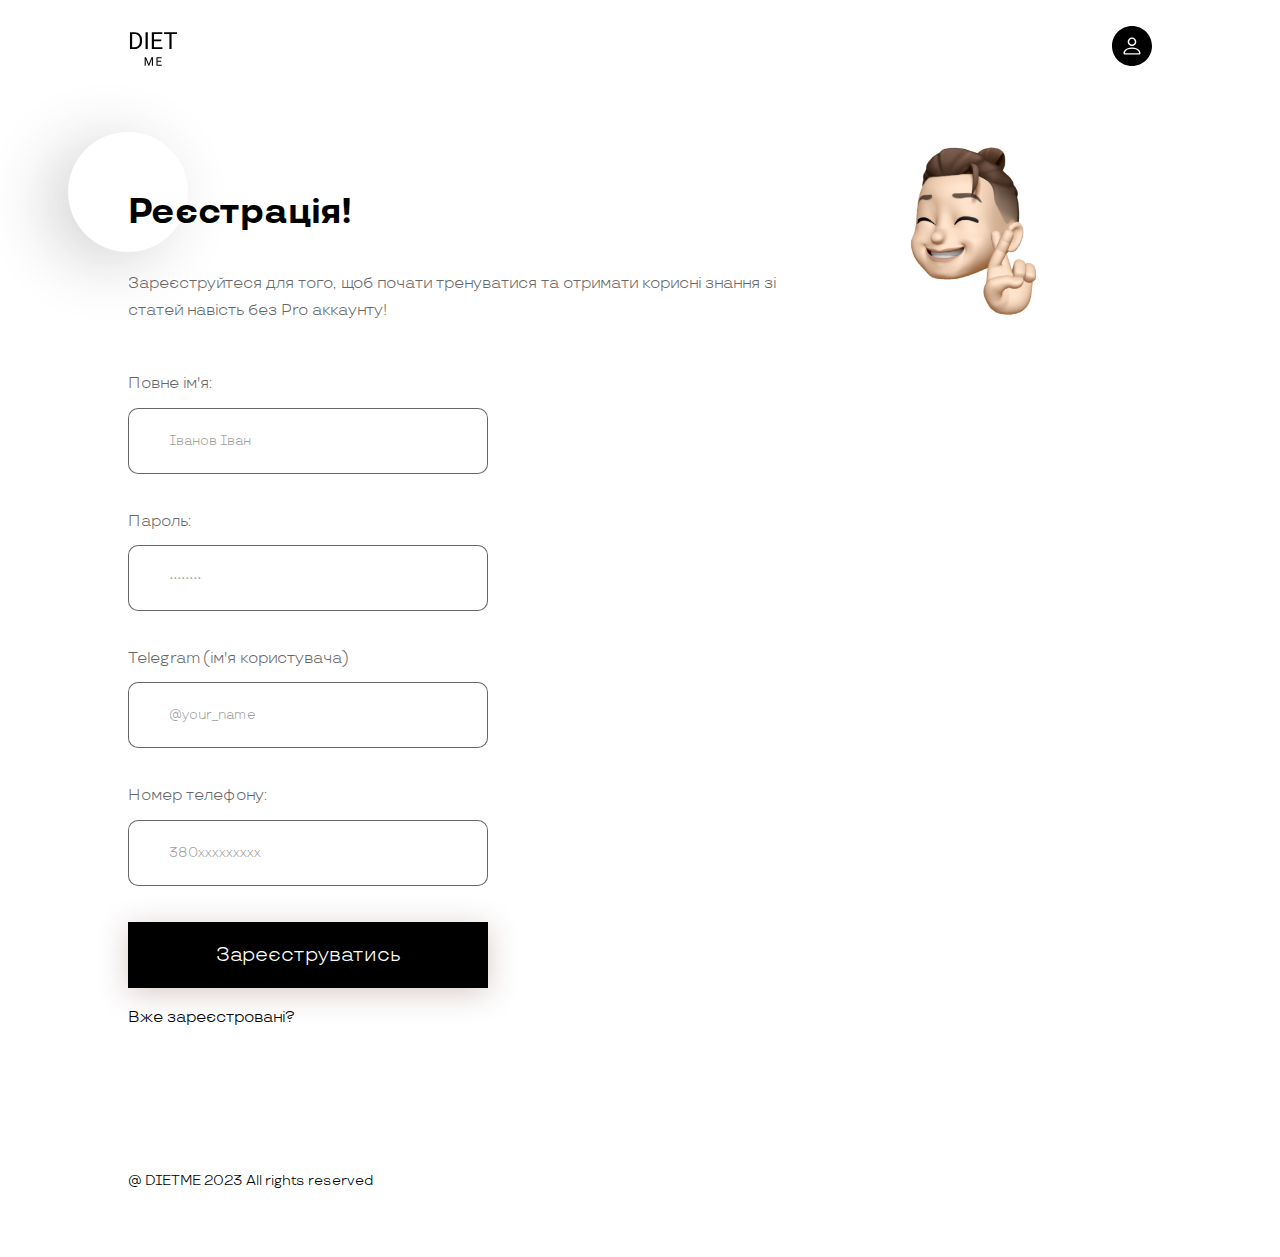
<file: signup.html>
<!DOCTYPE html>
<html lang="ua-UK">

<head>
    <meta charset="UTF-8">
    <meta http-equiv="X-UA-Compatible" content="IE=edge">
    <meta name="viewport" content="width=device-width, initial-scale=1.0">
    <title>Реєстрація | DIET ME</title>
    <meta name="description" content="Здорове харчування = легко, корисно, смачно">
    <link rel="shortcut icon" href="img/favicon.ico" type="image/x-icon">
    <link rel="stylesheet" href="css/style.min.css">
</head>

<body>
    <header>
        <div class="container">
            <nav class="header-nav">
                <a href="index.html" class="logo">
                    <img src="img/logo.svg" alt="logo">
                </a>
                <a href="signup.html" class="account-link logged">
                    <svg width="40" height="40" viewBox="0 0 40 40" fill="none" xmlns="http://www.w3.org/2000/svg">
                        <path
                            d="M22.0203 17.7346C22.5561 17.1988 22.8571 16.472 22.8571 15.7143C22.8571 14.9565 22.5561 14.2298 22.0203 13.694C21.4845 13.1582 20.7578 12.8571 20 12.8571C19.2422 12.8571 18.5155 13.1582 17.9797 13.694C17.4439 14.2298 17.1429 14.9565 17.1429 15.7143C17.1429 16.472 17.4439 17.1988 17.9797 17.7346C18.5155 18.2704 19.2422 18.5714 20 18.5714C20.7578 18.5714 21.4845 18.2704 22.0203 17.7346Z"
                            fill="black" />
                        <path
                            d="M25.9543 24.76C26.9229 25.7286 27.1414 26.7857 27.1429 27.1371H12.8571C12.86 26.7857 13.0771 25.7286 14.0457 24.76C14.9771 23.8286 16.7286 22.8571 20 22.8571C23.27 22.8571 25.0229 23.8286 25.9543 24.76Z"
                            fill="black" />
                        <path fill-rule="evenodd" clip-rule="evenodd"
                            d="M20 40C31.0457 40 40 31.0457 40 20C40 8.95431 31.0457 0 20 0C8.95431 0 0 8.95431 0 20C0 31.0457 8.95431 40 20 40ZM23.0305 18.7447C22.2267 19.5485 21.1366 20 20 20C18.8634 20 17.7733 19.5485 16.9695 18.7447C16.1658 17.941 15.7143 16.8509 15.7143 15.7143C15.7143 14.5776 16.1658 13.4876 16.9695 12.6838C17.7733 11.8801 18.8634 11.4286 20 11.4286C21.1366 11.4286 22.2267 11.8801 23.0305 12.6838C23.8342 13.4876 24.2857 14.5776 24.2857 15.7143C24.2857 16.8509 23.8342 17.941 23.0305 18.7447ZM27.1429 28.5714C27.1429 28.5714 28.5714 28.5714 28.5714 27.1429C28.5714 25.7143 27.1429 21.4286 20 21.4286C12.8571 21.4286 11.4286 25.7143 11.4286 27.1429C11.4286 28.5714 12.8571 28.5714 12.8571 28.5714H27.1429Z"
                            fill="black" />
                    </svg>
                </a>
            </nav>
        </div>
    </header>

    <section class="signup">
        <div class="container">
            <div class="section-header">
                <div class="section-info">
                    <h3 class="section-title decorated">Реєстрація!</h3>
                    <p class="section-subtitle">Зареєструйтеся для того, щоб почати тренуватися та отримати корисні
                        знання зі
                        статей навість без Pro аккаунту!</p>
                </div>
                <div class="section-sticker-wrapper">
                    <img src="img/stickers/authentication.png" alt="signup sticker" class="section-sticker">
                </div>
            </div>
            <form class="section-form" action="nopro-food-system.html">
                <label for="name">Повне ім'я:</label>
                <input type="text" name="name" placeholder="Іванов Іван" required>
                <label for="password">Пароль:</label>
                <input type="password" name="password" placeholder="••••••••" required>
                <label for="telegram">Telegram (ім'я користувача)</label>
                <input type="text" name="telegram" placeholder="@your_name" required>
                <label for="phone">Номер телефону:</label>
                <input type="tel" name="phone" placeholder="380xxxxxxxxx" required>
                <button type="submit">Зареєструватись</button>
            </form>
            <a href="signin.html" class="section-authenticate-link">Вже зареєстровані?</a>
        </div>
    </section>

    <footer>
        <div class="container">
            <p class="footer-copyright">@ DIETME 2023 All rights reserved</p>
        </div>
    </footer>

    <script src="js/script.js"></script>
</body>

</html>
</file>
<file: css/style.min.css>
@font-face{font-family:"Roboto Regular";src:url("../fonts/Roboto-Regular.eot");src:local("../fonts/Roboto"),local("../fonts/Roboto-Regular"),url("../fonts/Roboto-Regular.eot?#iefix") format("embedded-opentype"),url("../fonts/Roboto-Regular.woff") format("woff"),url("../fonts/Roboto-Regular.ttf") format("truetype");font-weight:400;font-style:normal}@font-face{font-family:"TT Travels Regular";src:url("../fonts/TTTravels-Regular.eot");src:local("../fonts/TT Travels"),local("../fonts/TTTravels-Regular"),url("../fonts/TTTravels-Regular.eot?#iefix") format("embedded-opentype"),url("../fonts/TTTravels-Regular.woff") format("woff"),url("../fonts/TTTravels-Regular.ttf") format("truetype");font-weight:400;font-style:normal}@font-face{font-family:"TT Travels Medium";src:url("../fonts/TTTravels-Medium.eot");src:local("../fonts/TT Travels"),local("../fonts/TTTravels-Medium"),url("../fonts/TTTravels-Medium.eot?#iefix") format("embedded-opentype"),url("../fonts/TTTravels-Medium.woff") format("woff"),url("../fonts/TTTravels-Medium.ttf") format("truetype");font-weight:500;font-style:normal}@font-face{font-family:"TT Travels DemiBold";src:url("../fonts/TTTravels-DemiBold.eot");src:local("../fonts/TT Travels"),local("../fonts/TTTravels-DemiBold"),url("../fonts/TTTravels-DemiBold.eot?#iefix") format("embedded-opentype"),url("../fonts/TTTravels-DemiBold.woff") format("woff"),url("../fonts/TTTravels-DemiBold.ttf") format("truetype");font-weight:600;font-style:normal}@font-face{font-family:"TT Travels Bold";src:url("../fonts/TTTravels-Bold.eot");src:local("../fonts/TT Travels"),local("../fonts/TTTravels-Bold"),url("../fonts/TTTravels-Bold.eot?#iefix") format("embedded-opentype"),url("../fonts/TTTravels-Bold.woff") format("woff"),url("../fonts/TTTravels-Bold.ttf") format("truetype");font-weight:700;font-style:normal}*{box-sizing:border-box}html,body{width:100%;margin:0;padding:0;scroll-behavior:smooth}body{overflow-x:hidden;font-size:16px;background-color:#fff;color:rgba(0,0,0,.6);position:relative;font-family:"TT Travels Regular",sans-serif}.container{margin:0 128px}.decorated::before{content:"";display:block;width:120px;height:120px;background-color:#fff;border-radius:50%;box-shadow:-20px 10px 65px rgba(0,0,0,.2);opacity:.85;position:absolute;left:0;top:0;transform:translate(-50%, -50%);z-index:-10}.decorated.hero-title::before{width:180px;height:180px}nav{display:flex;align-items:center;gap:128px}nav.header-signed-in-nav{justify-content:space-between}.logo img{display:block;max-height:96px}.header-menu,.header-signed-in-menu{list-style-type:none;display:flex;gap:64px;align-items:center;padding:0;margin:0}.header-link{color:#000;font-size:16px;text-decoration:none;border-bottom:1px solid rgba(0,0,0,0);transition:border-color .15s ease;font-family:"Roboto Regular",sans-serif}.header-link:hover{border-color:#000}.header-link[href="#pro"]{color:#62bf2c}.header-link[href="#pro"]:hover{border-color:#62bf2c}.header-signed-in-link{color:rgba(0,0,0,.6);line-height:170%;text-decoration:none;border-bottom:1px solid rgba(0,0,0,0);transition:border-color .15s ease;font-family:"TT Travels Medium",sans-serif}.header-signed-in-link:hover{border-color:rgba(0,0,0,.6)}.header-signed-in-link.current{font-family:"TT Travels DemiBold",sans-serif}.account-link{margin-left:auto}.account-link.signed-in{margin-left:0}.account-link.signed-in path{fill:#d8efca}.account-link.signed-in.signout path{fill:#62bf2c}.menu-button{display:none}.nav-buttons{position:relative}.mobile-menu{padding:0;margin:0;position:absolute;right:0;top:48px;white-space:nowrap;list-style-type:none;padding:32px;background-color:#fff;border-radius:20px;box-shadow:0px 4px 20px rgba(0,0,0,.1);display:flex;flex-direction:column;gap:16px;align-items:center;z-index:100;opacity:0;visibility:hidden;transition:opacity .15s ease,visibility .15s ease}.mobile-menu.active{opacity:1;visibility:visible}.mobile-link{font-size:14px;line-height:170%;text-decoration:none;color:rgba(0,0,0,.6);font-family:"TT Travels Medium",sans-serif}.hero{margin-top:56px}.hero .container{margin-right:0}.hero-columns{display:flex;align-items:center;gap:64px;justify-content:space-between}.hero-information{width:60%;display:flex;flex-direction:column;align-items:flex-start;gap:36px;position:relative}.hero-image-wrap{width:40%}.hero-title{margin:0;color:#000;line-height:120%;font-size:50px;position:relative;font-family:"TT Travels Bold",sans-serif}.hero-description{line-height:170%}.hero-description span{font-family:"TT Travels Medium",sans-serif}.hero-button{text-decoration:none;background-color:#000;color:#fff;line-height:170%;font-size:24px;padding:21px 43.5px;display:inline-flex}.hero-arrow{position:absolute;bottom:0;left:50%;transform:translateY(100%)}.hero-image-wrap{display:flex;align-items:center;justify-content:flex-end;position:relative}.hero-image-wrap::after{content:"";display:block;width:900px;height:900px;border-radius:50%;background-color:#fff;box-shadow:-10px 30px 65px rgba(0,0,0,.2);opacity:.85;position:absolute;left:50%;top:50%;z-index:-10;transform:translate(-50%, -50%)}.hero-image{width:100%;max-width:550px}.about{margin-top:280px}.about-info{display:flex;align-items:flex-end;justify-content:space-between;gap:36px}.about-goal{width:50%;line-height:153.5%;margin:0}.about-slogan{width:50%}.about-slogan-title{margin:0;text-align:right;line-height:153.5%;color:rgba(0,0,0,.8);font-family:"TT Travels DemiBold",sans-serif}.about-slogan-text{margin:0;text-align:right;font-size:35px;line-height:106%;color:#62bf2c;font-family:"TT Travels Bold",sans-serif}.about-cards{margin-top:96px;display:flex;gap:150px;justify-content:space-between}.about-card:nth-child(2){margin-top:220px}.about-card:nth-child(3){margin-top:110px}.about-card-title{font-size:20px;color:rgba(0,0,0,.8);line-height:106%;margin:0 0 16px 0;font-family:"TT Travels Bold",sans-serif}.about-card-text{line-height:170%;margin:0 0 48px 0}.about-card-image{width:100%;max-height:450px;-o-object-fit:cover;object-fit:cover}.food-system-header{margin-top:128px;text-align:center;margin-bottom:56px}.food-system-title{color:#000;line-height:106%;font-size:35px;margin:0 0 24px 0;font-family:"TT Travels Bold",sans-serif}.food-system-title span{font-size:50px}.food-system-description{margin:0 auto;max-width:800px;line-height:170%;color:rgba(52,52,52,.6);font-size:24px}.tabs-days-keys{max-width:800px;margin:0 auto;display:flex;justify-content:space-between;list-style-type:none;padding:0;background-color:#f5f5f5;padding:0 40px;border-radius:20px;margin-bottom:64px}.tabs-days-key{padding:0 40px;cursor:pointer;line-height:170%;width:24px;text-align:center}.tabs-days-key:hover,.tabs-days-key.current{font-family:"TT Travels Bold",sans-serif}.tabs-content{display:grid;grid-template-columns:1fr 1.25fr 1.75fr 1.25fr;gap:20px}.tabs-dish-comment{grid-column-start:1;grid-column-end:3}.tabs-dish-instructions-wrap{grid-column-start:3;grid-column-end:5}.tabs-eatings{display:flex;flex-direction:column;justify-content:center;padding:24px;background-color:#f5f5f5;border-radius:20px;align-self:flex-start}.tabs-eatings-keys{list-style-type:none;margin:0;padding:0;display:flex;flex-direction:column;gap:20px}.tabs-eatings-key{cursor:pointer;line-height:170%}.tabs-eatings-key:hover,.tabs-eatings-key.current{font-family:"TT Travels Bold",sans-serif}.tabs-eatings-info{margin-top:40px}.tabs-eatings-info p{line-height:170%;margin:0}.tabs-dish-image{width:100%;-o-object-fit:cover;object-fit:cover;border-radius:20px}.tabs-dish-name{font-size:20px;color:rgba(0,0,0,.8);line-height:106%;margin:0 0 20px 0;font-family:"TT Travels Bold",sans-serif}.tabs-dish-ingredients-wrap{color:#000}.tabs-dish-ingredients-title{margin:0;line-height:170%}.tabs-dish-ingredients{margin:0;padding:0;line-height:170%;-webkit-margin-start:24px;margin-inline-start:24px}.tabs-dish-cpfc-wrap{align-self:start;display:flex;flex-direction:column;padding:24px;background-color:#f5f5f5;border-radius:20px}.tabs-dish-cpfc-title{line-height:170%;margin:0 0 16px 0;font-family:"TT Travels Bold",sans-serif}.tabs-dish-cpfc{list-style-type:none;margin:0;padding:0;line-height:170%;display:flex;flex-direction:column;gap:8px}.tabs-dish-cpfc-weight{line-height:170%;margin:16px 0 0 0;font-family:"TT Travels Bold",sans-serif}.tabs-dish-comment{align-self:start;padding:24px;border-radius:20px;background-color:rgba(98,191,44,.25)}.tabs-dish-comment-title{line-height:170%;margin:0 0 16px 0;font-family:"TT Travels Bold",sans-serif}.tabs-dish-comment-text{margin:0;line-height:170%}.tabs-dish-instructions-wrap{align-self:start;color:#000;line-height:170%}.tabs-dish-instrucions-title{margin:0}.tabs-dish-instrucions{margin:0;padding:0;-webkit-margin-start:24px;margin-inline-start:24px}.interested{margin-top:96px}.interested .container{display:flex}.interested-title{font-size:35px;line-height:106%;color:#62bf2c;margin:0;font-family:"TT Travels Bold",sans-serif}.interested-information{width:65%;display:flex;flex-direction:column;justify-content:space-between}.interested-arrow-wrap{width:35%}.interested-text{margin:0;line-height:170%}.interested-arrow-wrap{display:flex;justify-content:center}.pro{background-color:#d8efca;padding:64px 0px;margin-top:64px}.pro-title{text-align:center;font-size:50px;line-height:120%;color:#000;font-family:"TT Travels Bold",sans-serif;margin:0}.pro-button-wrapper{display:flex;justify-content:center}.pro-button{text-decoration:none;background-color:#000;color:#fff;font-size:24px;line-height:170%;box-shadow:0px 5px 30px rgba(90,49,31,.25);padding:20px 80px}.pro-reviews{padding:32px 0;height:280px;position:relative;display:grid;place-items:center;grid-template-areas:"review1 . review2" ". review3 ." "review4 . review5"}.pro-review{display:inline-block;position:relative}.pro-review:nth-child(1){grid-area:review1}.pro-review:nth-child(1) .pro-review-text{padding:20px 30px}.pro-review:nth-child(2){grid-area:review2}.pro-review:nth-child(2) .pro-review-text{padding:22px 32px}.pro-review:nth-child(3){grid-area:review3}.pro-review:nth-child(3) .pro-review-text{padding:11px 32px}.pro-review:nth-child(4){grid-area:review4}.pro-review:nth-child(4) .pro-review-text{padding:18px 32px}.pro-review:nth-child(5){grid-area:review5}.pro-review:nth-child(5) .pro-review-text{padding:14px 24px}.pro-review-text{line-height:170%;margin:0;border-radius:20px;background-color:#fff}.pro-review-photo{position:absolute;left:0;top:0;transform:translate(-50%, -50%)}footer{padding:64px 0}footer.signed-in{margin-top:72px}.footer-information{display:flex;justify-content:space-between;align-items:center}nav{display:flex;align-items:center;gap:128px}.footer-menu{list-style-type:none;display:flex;gap:64px;align-items:center;padding:0;margin:0}.footer-link{color:#000;font-size:16px;text-decoration:none;border-bottom:1px solid rgba(0,0,0,0);transition:border-color .15s ease;font-family:"Roboto Regular",sans-serif}.footer-link:hover{border-color:#000}.footer-link[href="#pro"]{color:#62bf2c}.footer-link[href="#pro"]:hover{border-color:#62bf2c}.footer-telegram{line-height:170%;font-family:"TT Travels Bold",sans-serif}.footer-telegram a{color:#000;font-size:16px;text-decoration:none;border-bottom:1px solid rgba(0,0,0,0);transition:border-color .15s ease;font-family:"TT Travels Regular",sans-serif}.footer-telegram a:hover{border-color:#000}.footer-copyright{margin:72px 0 0 0;font-size:14px;color:#000;line-height:180%;letter-spacing:-7.5%}.footer-signed-in-menu{width:100%;list-style-type:none;padding:0;margin:0;display:grid;grid-template-columns:repeat(4, 1fr)}.footer-signed-in-menu .footer-link{color:rgba(0,0,0,.6);line-height:170%;font-family:"TT Travels Medium",sans-serif}.footer-signed-in-menu .footer-link:hover{border-color:rgba(0,0,0,.6)}.footer-signed-in-menu .footer-link.current{font-family:"TT Travels DemiBold",sans-serif}.footer-signed-in-menu li ul{list-style-type:none;padding:0;margin:24px 0 0 0;display:flex;flex-direction:column;gap:16px}.footer-signed-in-menu li ul li a{font-size:14px;color:rgba(0,0,0,.8);line-height:106%;text-decoration:none;border-bottom:1px solid rgba(0,0,0,0);transition:border-color .15s ease}.footer-signed-in-menu li ul li a:hover{border-color:rgba(0,0,0,.8)}.section-header{display:grid;grid-template-columns:2fr 1fr}.section-sticker-wrapper{display:flex;justify-content:center;align-items:center}.section-sticker{max-width:220px;max-height:220px;-o-object-fit:cover;object-fit:cover}.section-title{font-size:35px;line-height:120%;color:#000;position:relative;margin:96px 0 0 0;font-family:"TT Travels Bold",sans-serif}.section-subtitle{margin:36px 0 48px 0;line-height:170%}.section-form{display:flex;flex-direction:column;align-items:flex-start}.section-form label{line-height:146.5%;margin-bottom:12px}.section-form input{margin-bottom:36px;padding:24px 40px;border:none;border:1px solid rgba(0,0,0,.6);outline:none;background-color:#fff;border-radius:10px;width:360px;font-family:"TT Travels Regular",sans-serif}.section-form input::-moz-placeholder{color:rgba(0,0,0,.4)}.section-form input::placeholder{color:rgba(0,0,0,.4)}.section-form button{border:none;text-decoration:none;background-color:#000;color:#fff;font-size:20px;line-height:170%;box-shadow:0px 5px 30px rgba(90,49,31,.25);width:360px;padding:16px 0;cursor:pointer;font-family:"TT Travels Regular",sans-serif}.section-authenticate-link,.section-link{margin-top:16px;color:#000;line-height:170%;text-decoration:none;display:inline-block;border-bottom:1px solid rgba(0,0,0,0);transition:border-color .15s ease}.section-authenticate-link:hover,.section-link:hover{border-color:#000}.section-button{background-color:#000;color:#fff;font-size:20px;line-height:170%;box-shadow:0px 5px 30px rgba(90,49,31,.25);padding:16px 48px;text-decoration:none;display:inline-block;font-family:"TT Travels Regular",sans-serif}.section-link{margin-top:0}.training-content{width:850px}.training-title{font-size:25px;line-height:120%;color:#62bf2c;margin:0 0 48px 0;font-family:"TT Travels Bold",sans-serif}.training-text{margin:0;line-height:153.5%;margin-bottom:48px}.training-tabs-keys{max-width:100%;display:grid;grid-template-columns:repeat(3, 1fr);list-style-type:none;background-color:#f5f5f5;padding:0 40px;border-radius:20px;margin-bottom:36px}.training-tabs-key{padding:0 40px;cursor:pointer;line-height:170%;text-align:center}.training-tabs-key:hover,.training-tabs-key.current{font-family:"TT Travels Bold",sans-serif}.training-tabs-video{width:100%;height:500px;display:none}.training-tabs-video.current{display:block}.blog-posts{display:flex;flex-direction:column;gap:96px;margin-top:48px}.blog-post{display:flex;flex-direction:column;align-items:flex-start;gap:24px}.blog-post-title{margin:0;text-decoration:none;font-size:20px;line-height:106%;color:rgba(0,0,0,.8);font-family:"TT Travels Bold",sans-serif}.blog-post-title.link{border-bottom:1px solid rgba(0,0,0,0);transition:border-color .15s ease}.blog-post-title.link:hover{border-color:rgba(0,0,0,.8)}.blog-post-text{margin:0;line-height:170%}.blog-post-image-link{display:block;width:100%}.blog-post-image{width:100%;margin-bottom:36px}.blog-post-image:last-child{margin-bottom:0}.blog-post-list{margin:0;padding:0;line-height:170%;-webkit-margin-start:24px;margin-inline-start:24px}.blog-post-back-link{margin-bottom:16px}.blog-post-back-link img{width:180px}.contacts-table{width:600px;display:grid;grid-template-columns:2fr 1fr;line-height:170%}.contacts-contact-title{font-family:"TT Travels Bold",sans-serif}@media(max-width: 768px){.container{margin:0 48px}.header-menu{display:none}.hero{margin-top:48px;overflow-x:hidden}.hero .container{margin-right:48px}.hero-title{font-size:40px}.decorated.hero-title::before{width:150px;height:150px;transform:translate(-40%, -40%)}.hero-description{margin:0}.hero-information{gap:28px;width:100%}.hero-image-wrap{display:none}.hero-columns{flex-wrap:wrap}.about{margin-top:96px}.about-info{flex-wrap:wrap-reverse;gap:28px}.about-goal{width:100%;font-size:14px}.about-slogan{width:100%}.about-slogan-text{font-size:30px}.about-cards{margin-top:64px;flex-wrap:wrap;gap:64px}.about-card:nth-child(1){width:calc(50% - 32px)}.about-card:nth-child(2){margin-top:64px;width:calc(50% - 32px)}.about-card:nth-child(3){width:calc(50% - 32px);margin:0 auto}.food-system-header{margin-top:80px}.food-system-title{font-size:30px}.food-system-title span{font-size:45px}.food-system-description{margin:0;font-size:14px}.tabs-days-keys{margin-bottom:32px}.tabs-content{grid-template-columns:1fr 1fr 1.5fr}.tabs-dish-comment{grid-row:3;grid-column-start:1;grid-column-end:4;padding:16px;font-size:14px}.tabs-dish-instructions-wrap{grid-column-start:2;grid-column-end:4}.tabs-eatings{padding:16px;font-size:14px}.tabs-dish-name{font-size:18px;margin-bottom:12px}.tabs-dish-ingredients-wrap{font-size:14px}.tabs-dish-ingredients{-webkit-margin-start:20px;margin-inline-start:20px}.tabs-eatings-keys{gap:12px}.tabs-eatings-info{margin-top:20px}.tabs-dish-cpfc-wrap{padding:16px;font-size:14px}.tabs-dish-instructions-wrap{font-size:14px}.tabs-dish-instrucions{-webkit-margin-start:20px;margin-inline-start:20px}.interested-information{width:100%;gap:8px}.interested .container{flex-wrap:wrap}.interested-text{font-size:14px}.interested-arrow-wrap{width:100%;padding:0 128px;justify-content:flex-end}.pro-title{font-size:30px}.pro-review-text{font-size:14px;padding:20px !important;width:100%}.pro-reviews{height:auto;gap:32px;grid-template-areas:unset;grid-template-columns:repeat(2, 1fr)}.pro-review{grid-area:unset !important;width:100%}.pro-button{font-size:20px}.footer-information{display:none}.footer-copyright{margin-top:0}footer{padding:32px 0}.section-title{font-size:30px;margin-top:56px}.decorated::before{transform:translate(-40%, -40%)}.section-subtitle{font-size:14px}.section-sticker{width:100%;max-width:150px;max-height:150px}.section-form label,.section-form input{font-size:14px}.section-form input{padding:20px 32px;margin-bottom:32px}.header-signed-in-nav{gap:0}.header-signed-in-menu{display:none}.menu-button{display:block}.nav-buttons{display:flex;align-items:center;gap:24px}.footer-signed-in-nav{display:none}.training-title{font-size:20px;margin-bottom:32px}.training-text{font-size:14px}.training-tabs-keys{padding:0}.training-tabs-key{padding:0}.training-content{width:100%}.blog-post-title{font-size:16px}.blog-post{gap:20px}.blog-post-text{font-size:14px}.blog-posts{margin-top:24px;gap:48px}.blog-post-list{font-size:14px}.blog-post-image{margin-bottom:20px}.contacts-table{width:100%;font-size:14px}}@media(max-width: 576px){.container{margin:0 16px}.logo img{height:72px}.account-link svg{width:32px;height:32px}.hero-title{font-size:20px}.decorated.hero-title::before{width:80px;height:80px}.hero-information{gap:56px}.hero-description{font-size:10px}.hero-button{font-size:14px;padding:10px 32px}.hero-arrow{display:none}.about-slogan-title{font-size:12px}.about-slogan-text{font-size:16px}.about-goal{font-size:10px}.about-cards{margin-top:48px;gap:48px}.about-card:nth-child(1),.about-card:nth-child(2),.about-card:nth-child(3){width:100%}.about-card:nth-child(2){margin-top:0}.about-card-title{font-size:16px}.about-card-text{font-size:10px;margin-bottom:24px}.food-system-header{margin-top:64px}.food-system-title{font-size:16px;margin-bottom:16px}.food-system-title span{font-size:20px}.food-system-description{font-size:10px}.tabs-days-keys{padding:0;font-size:9px;margin-bottom:16px}.tabs-days-key{padding:0 8px;width:auto}.tabs-content{grid-template-columns:repeat(2, 1fr);gap:12px}.tabs-eatings{grid-column-start:1;grid-column-end:3;flex-direction:row;align-items:center;padding:12px;gap:8px;justify-content:space-between}.tabs-eatings-keys{flex:1;justify-content:space-between;flex-direction:row;gap:8px}.tabs-eatings-key{font-size:9px}.tabs-eatings-info{font-size:8px;margin:0}.tabs-dish-name{font-size:12px}.tabs-dish-ingredients-wrap{font-size:9px}.tabs-dish-cpfc-wrap{padding:12px;grid-column-start:1;grid-column-end:3;font-size:8px}.tabs-dish-cpfc-title{display:none}.tabs-dish-comment{padding:12px;grid-row:5;grid-column-start:1;grid-column-end:3}.tabs-dish-instructions-wrap{grid-row:4;grid-column-start:1;grid-column-end:3}.tabs-dish-comment-title{font-size:10px;margin-bottom:8px}.tabs-dish-comment-text{font-size:9px}.tabs-dish-instructions-wrap{font-size:9px}.tabs-dish-cpfc{gap:4px}.tabs-dish-cpfc-weight{margin-top:8px}.interested{margin-top:32px}.interested-title{font-size:16px}.interested-text{font-size:10px}.interested-arrow-wrap{display:none}.pro{margin-top:32px;padding:32px 0}.pro-title{font-size:14px}.pro-reviews{grid-template-columns:1fr;gap:20px}.pro-review-text{padding:16px !important;font-size:10px}.pro-review-photo{width:40px;height:40px}.pro-button{font-size:14px;padding:10px 64px}.footer-copyright{font-size:12px}.section-title{font-size:20px;margin-top:32px}.decorated::before{width:80px;height:80px;transform:translate(-40%, -40%)}.section-subtitle{font-size:9px;margin:24px 0 32px 0}.section-sticker{width:100%;max-width:100px;max-height:100px}.section-form label,.section-form input{font-size:9px}.section-form label{margin-bottom:8px}.section-form input{padding:16px 24px;margin-bottom:24px;width:100%}.section-form button{padding:12px 0;font-size:14px;width:100%}.section-authenticate-link{font-size:14px}.menu-button img{width:24px}.mobile-menu{padding:24px;gap:12px}.section-button{padding:12px 24px;font-size:14px}.section-link{font-size:14px}footer.signed-in{margin-top:32px}.training-title{font-size:16px;margin-bottom:24px}.training-text{font-size:9px;margin-bottom:24px}.training-tabs-keys{padding:0;margin-bottom:24px}.training-tabs-key{padding:0;font-size:9px}.training-tabs-video{height:240px}.mobile-link{font-size:12px}.blog-post-title{font-size:14px}.blog-post{gap:16px}.blog-post-text{font-size:9px}.blog-posts{margin-top:24px;gap:32px}.blog-post-back-link img{width:120px}.blog-post-list{font-size:9px}.blog-post-image{margin-bottom:16px}.contacts-table{font-size:9px}}/*# sourceMappingURL=style.min.css.map */
</file>
